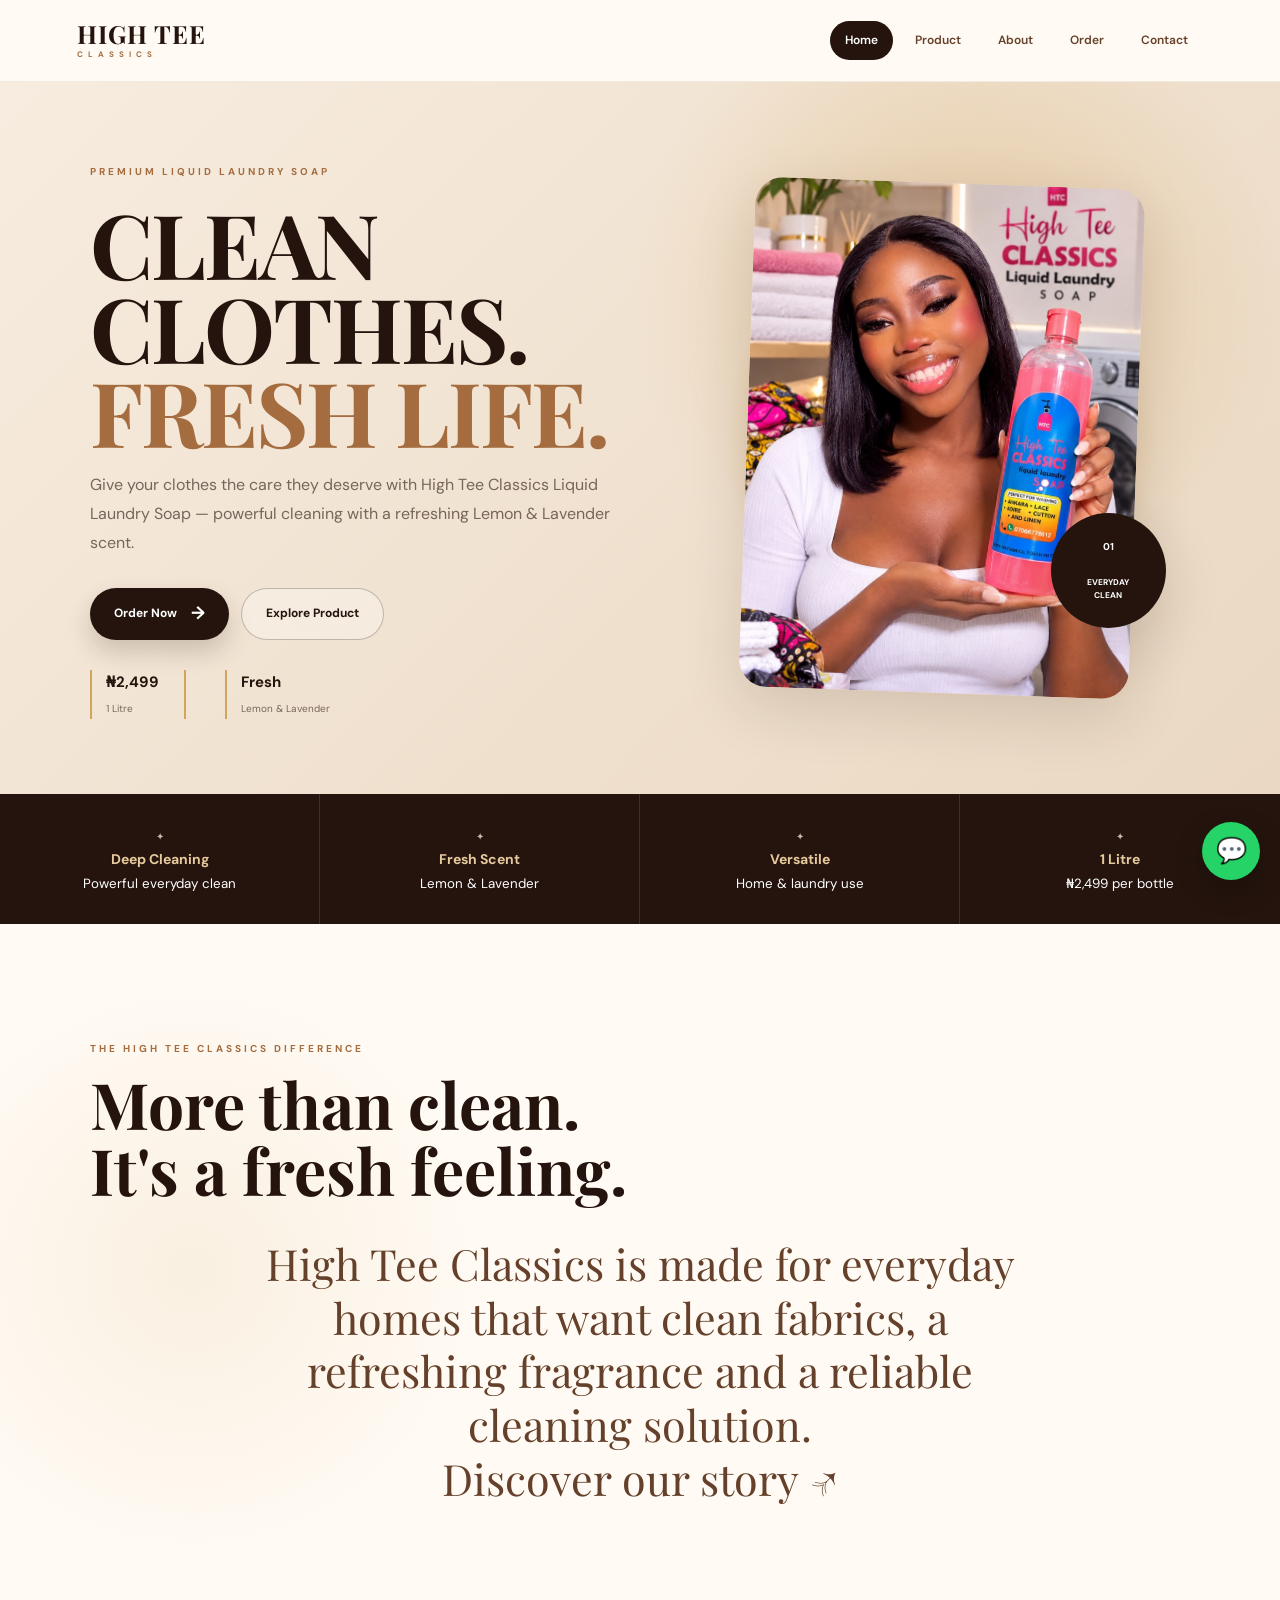
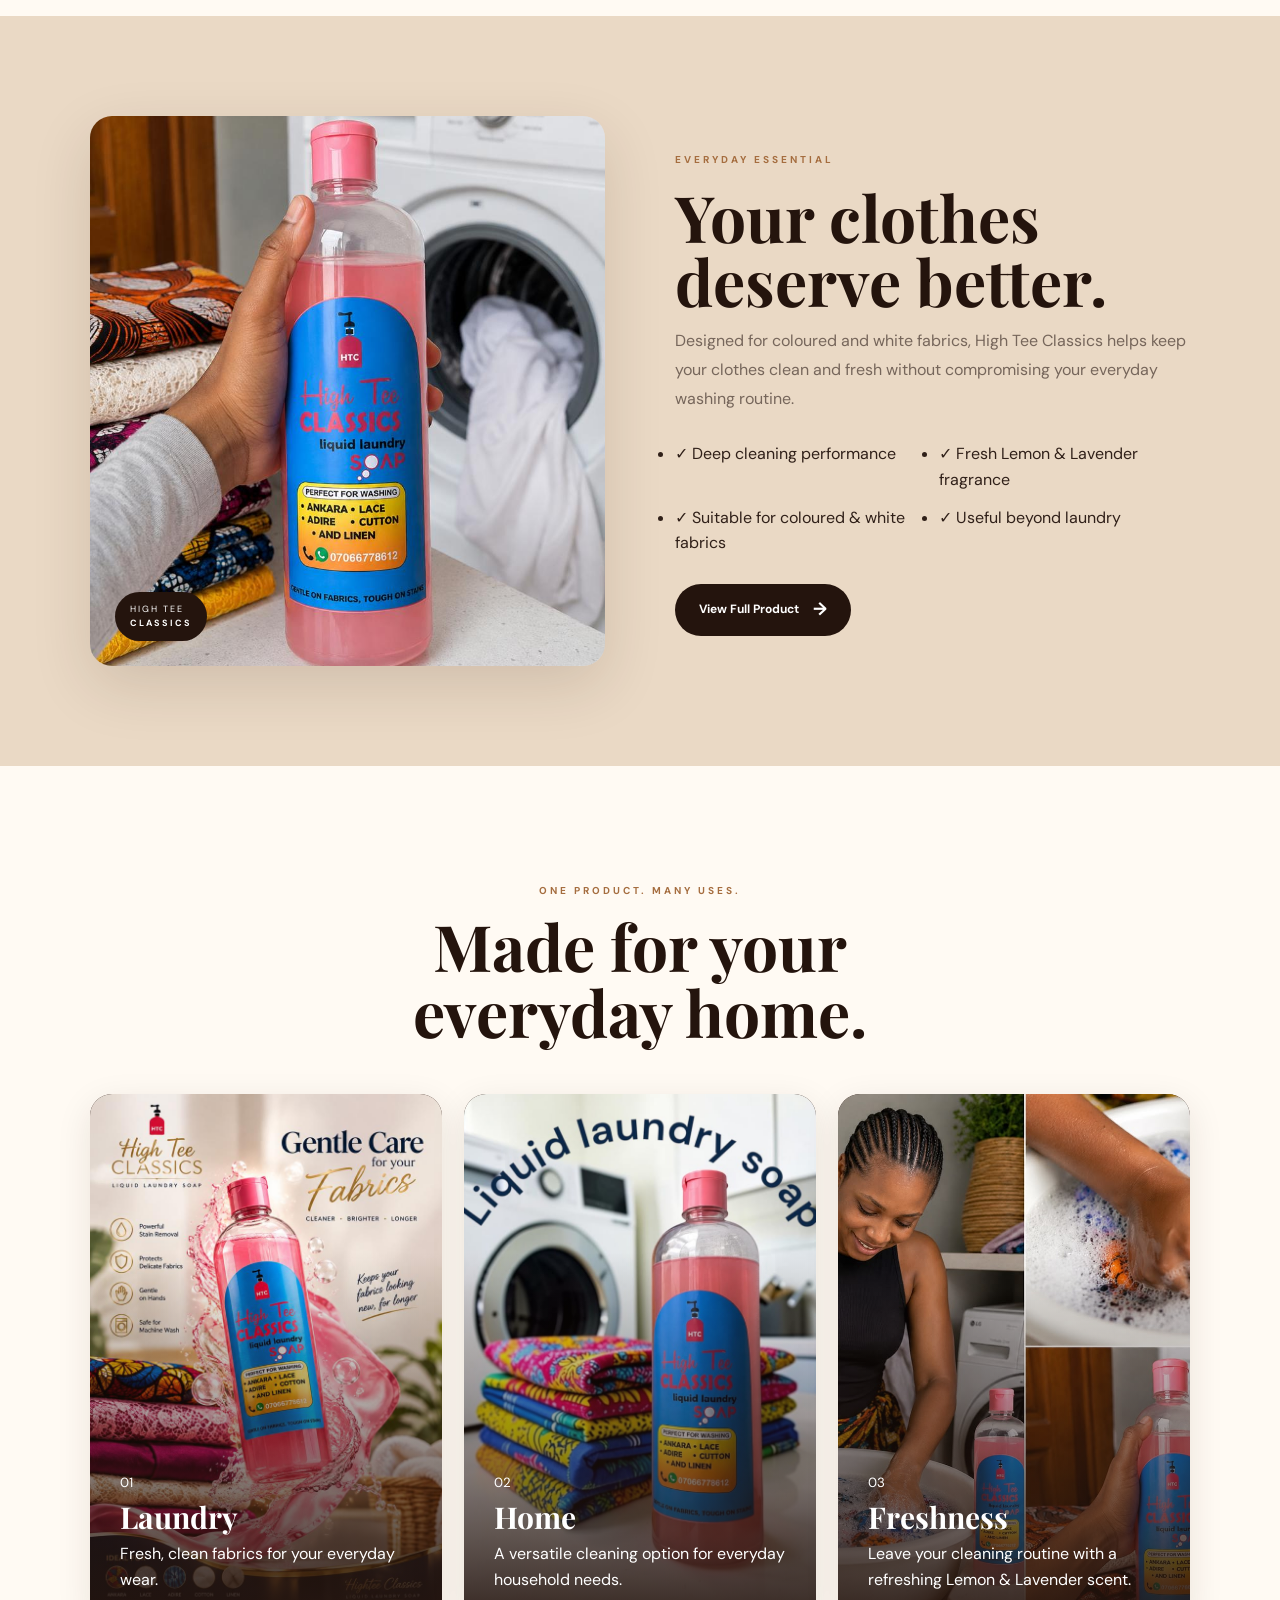
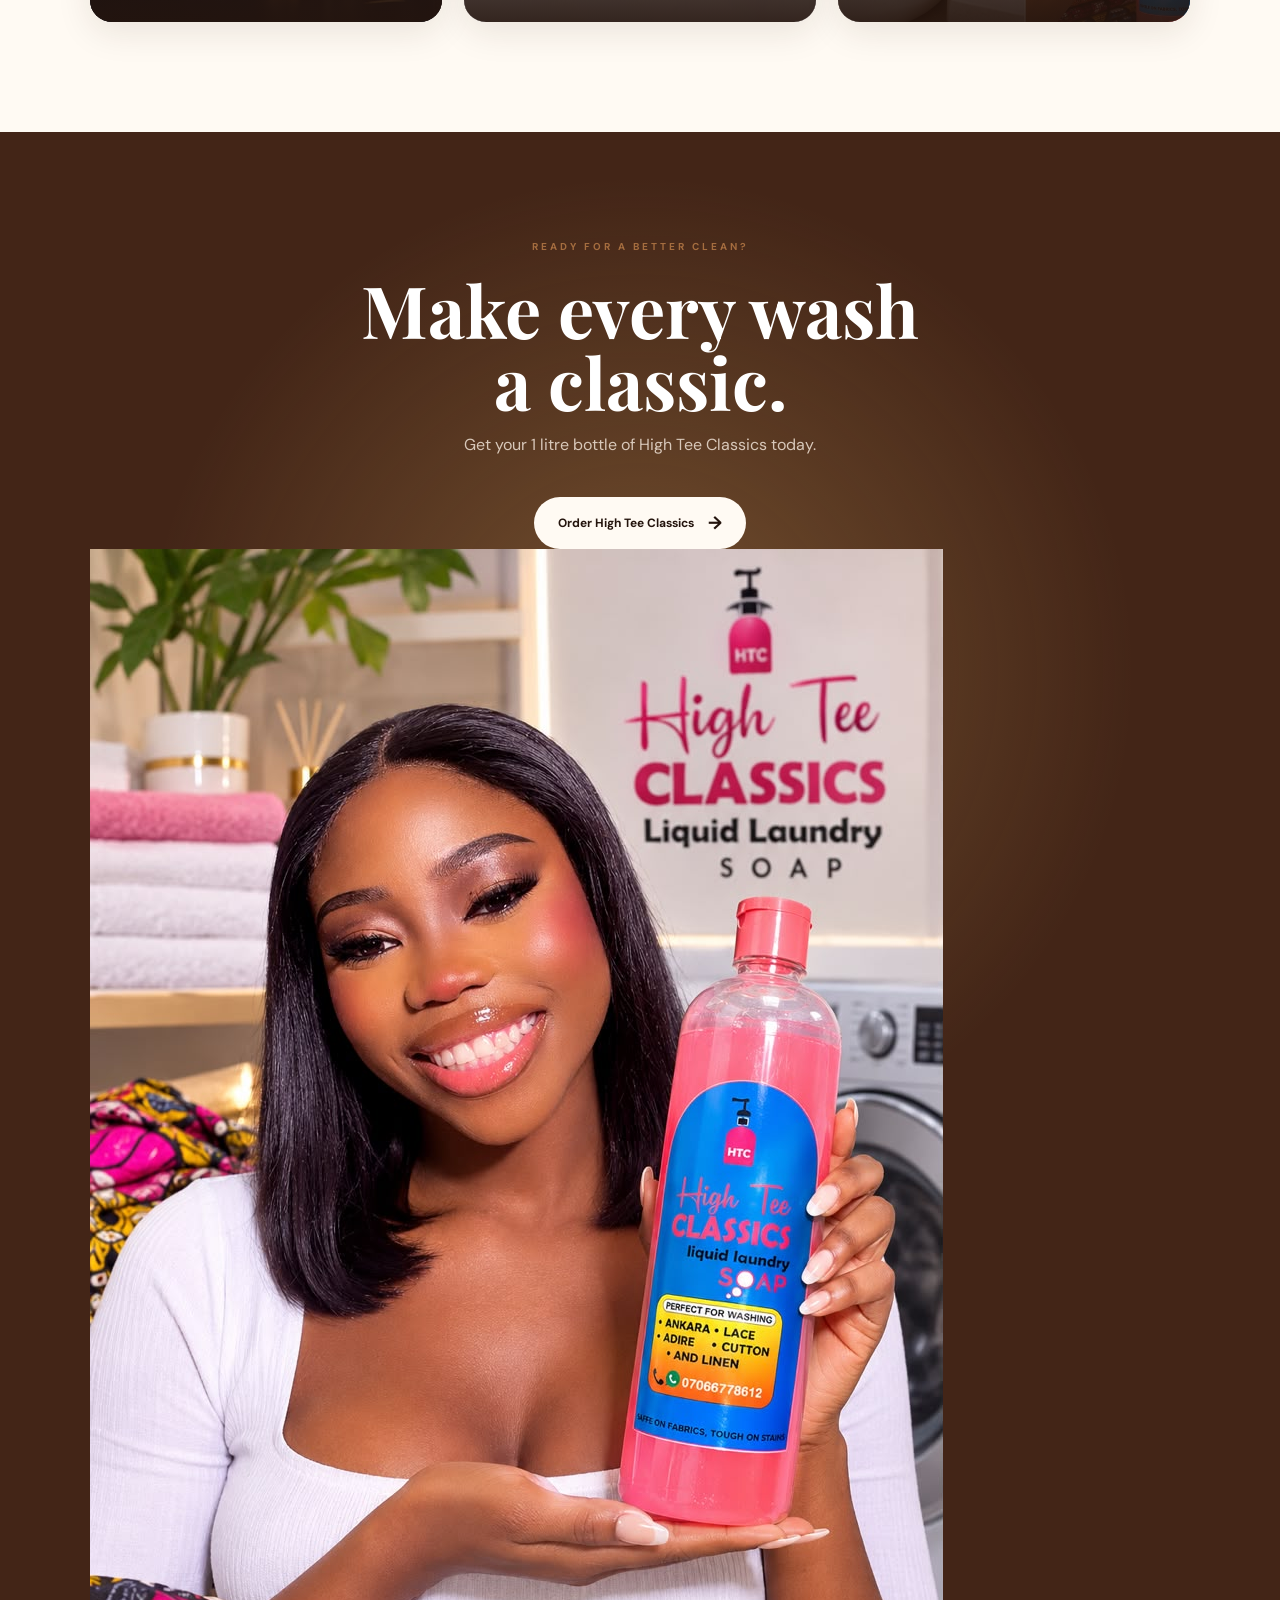
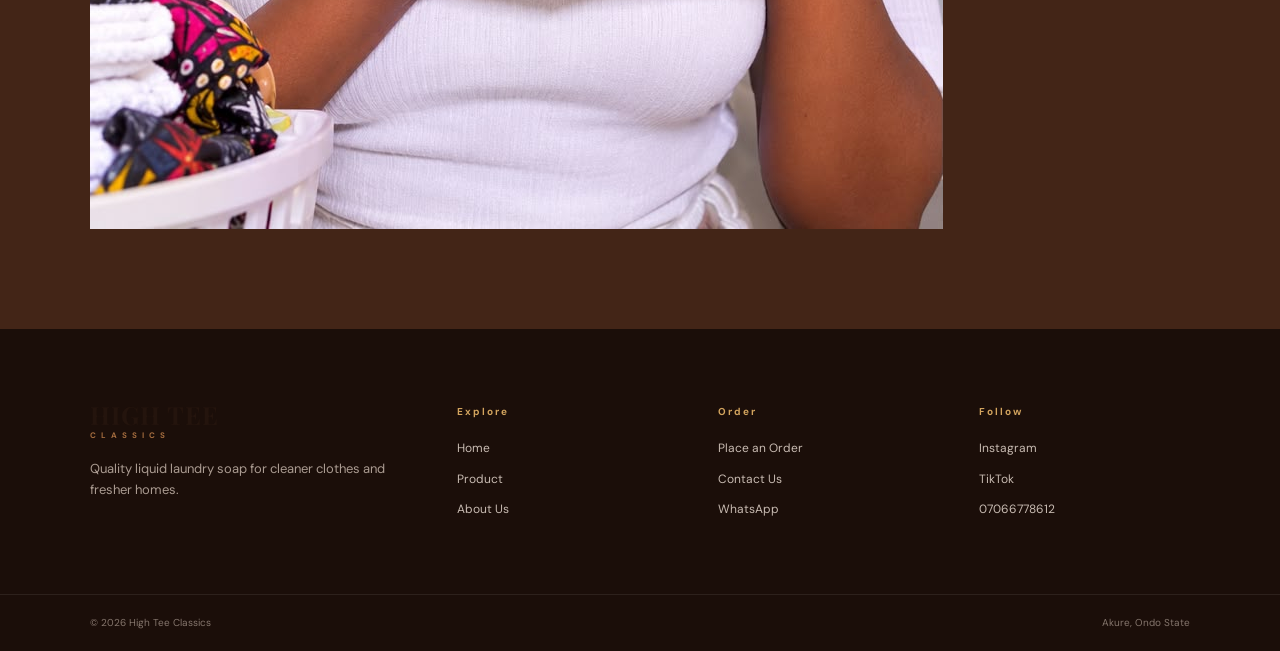
<file: index.html>
<!DOCTYPE html>
<html lang="en">
<head>
  <meta charset="UTF-8">
  <meta name="viewport" content="width=device-width, initial-scale=1.0">

  <meta name="description" content="High Tee Classics premium liquid laundry soap. Powerful cleaning, fresh fragrance and everyday household versatility.">

  <title>High Tee Classics | Clean. Fresh. Classic.</title>

  <link rel="stylesheet" href="style.css">
</head>

<body>

<header class="site-header">

  <a href="index.html" class="brand">
    <span class="brand-main">HIGH TEE</span>
    <span class="brand-sub">CLASSICS</span>
  </a>

  <button class="menu-toggle" onclick="toggleMenu()" aria-label="Open menu">
    ☰
  </button>

  <nav class="main-nav" id="mainNav">
    <a href="index.html" class="active">Home</a>
    <a href="product.html">Product</a>
    <a href="about.html">About</a>
    <a href="order.html">Order</a>
    <a href="contact.html">Contact</a>
  </nav>

</header>


<main>

  <!-- HERO -->
  <section class="hero">

    <div class="hero-content">

      <div class="eyebrow">
        PREMIUM LIQUID LAUNDRY SOAP
      </div>

      <h1>
        CLEAN CLOTHES.
        <span>FRESH LIFE.</span>
      </h1>

      <p class="hero-text">
        Give your clothes the care they deserve with
        High Tee Classics Liquid Laundry Soap —
        powerful cleaning with a refreshing Lemon & Lavender scent.
      </p>

      <div class="hero-actions">

        <a href="order.html" class="btn btn-primary">
          Order Now
          <span>→</span>
        </a>

        <a href="product.html" class="btn btn-outline">
          Explore Product
        </a>

      </div>

      <div class="hero-details">

        <div>
          <strong>₦2,499</strong>
          <small>1 Litre</small>
        </div>

        <div class="detail-line"></div>

        <div>
          <strong>Fresh</strong>
          <small>Lemon & Lavender</small>
        </div>

      </div>

    </div>


    <div class="hero-product">

      <div class="product-glow"></div>

      <div class="floating-badge">
        <span>01</span>
        <small>EVERYDAY<br>CLEAN</small>
      </div>

      <img
        src="assets/images/IMG-20260923-WA0075.jpg"
        alt="High Tee Classics Liquid Laundry Soap"
      >

    </div>

  </section>


  <!-- TRUST STRIP -->
  <section class="trust-strip">

    <div class="trust-item">
      <span>✦</span>
      <div>
        <strong>Deep Cleaning</strong>
        <small>Powerful everyday clean</small>
      </div>
    </div>

    <div class="trust-item">
      <span>✦</span>
      <div>
        <strong>Fresh Scent</strong>
        <small>Lemon & Lavender</small>
      </div>
    </div>

    <div class="trust-item">
      <span>✦</span>
      <div>
        <strong>Versatile</strong>
        <small>Home & laundry use</small>
      </div>
    </div>

    <div class="trust-item">
      <span>✦</span>
      <div>
        <strong>1 Litre</strong>
        <small>₦2,499 per bottle</small>
      </div>
    </div>

  </section>


  <!-- INTRO -->
  <section class="intro-section">

    <div class="section-heading">

      <span class="eyebrow">
        THE HIGH TEE CLASSICS DIFFERENCE
      </span>

      <h2>
        More than clean.<br>
        <span>It's a fresh feeling.</span>
      </h2>

    </div>

    <div class="intro-copy">

      <p>
        High Tee Classics is made for everyday homes that
        want clean fabrics, a refreshing fragrance and
        a reliable cleaning solution.
      </p>

      <a href="about.html" class="arrow-link">
        Discover our story
        <span>↗</span>
      </a>

    </div>

  </section>


  <!-- FEATURED PRODUCT -->
  <section class="featured-section">

    <div class="featured-image">

      <img
        src="assets/images/IMG-20260923-WA0076.jpg"
        alt="High Tee Classics Liquid Laundry Soap"
      >

      <div class="image-label">
        HIGH TEE<br>
        <strong>CLASSICS</strong>
      </div>

    </div>


    <div class="featured-content">

      <span class="eyebrow">
        EVERYDAY ESSENTIAL
      </span>

      <h2>
        Your clothes<br>
        deserve <span>better.</span>
      </h2>

      <p>
        Designed for coloured and white fabrics,
        High Tee Classics helps keep your clothes
        clean and fresh without compromising your
        everyday washing routine.
      </p>

      <ul class="feature-list">

        <li>
          <span>✓</span>
          Deep cleaning performance
        </li>

        <li>
          <span>✓</span>
          Fresh Lemon & Lavender fragrance
        </li>

        <li>
          <span>✓</span>
          Suitable for coloured & white fabrics
        </li>

        <li>
          <span>✓</span>
          Useful beyond laundry
        </li>

      </ul>

      <a href="product.html" class="btn btn-dark">
        View Full Product
        <span>→</span>
      </a>

    </div>

  </section>


  <!-- USE CASES -->
  <section class="uses-section">

    <div class="center-heading">

      <span class="eyebrow">
        ONE PRODUCT. MANY USES.
      </span>

      <h2>
        Made for your<br>
        <span>everyday home.</span>
      </h2>

    </div>


    <div class="uses-grid">

      <!-- LAUNDRY -->
      <article class="use-card large">

        <img
          src="assets/images/IMG-20260923-WA0077.jpg"
          alt="High Tee Classics Liquid Laundry Soap"
        >

        <div class="use-overlay">

          <small>01</small>

          <h3>Laundry</h3>

          <p>
            Fresh, clean fabrics for your everyday wear.
          </p>

        </div>

      </article>


      <!-- HOME - NEW IMAGE -->
      <article class="use-card image-card">

        <img
          src="assets/images/IMG-20260925-WA0028.jpg"
          alt="High Tee Classics cleaning product"
        >

        <div class="use-overlay">

          <small>02</small>

          <h3>Home</h3>

          <p>
            A versatile cleaning option for everyday
            household needs.
          </p>

        </div>

      </article>


      <!-- FRESHNESS - NEW IMAGE -->
      <article class="use-card dark image-card">

        <img
          src="assets/images/IMG-20260925-WA0029.jpg"
          alt="High Tee Classics Liquid Laundry Soap"
        >

        <div class="use-overlay">

          <small>03</small>

          <h3>Freshness</h3>

          <p>
            Leave your cleaning routine with a
            refreshing Lemon & Lavender scent.
          </p>

        </div>

      </article>

    </div>

  </section>


  <!-- PRODUCT CTA -->
  <section class="product-cta">

    <div>

      <span class="eyebrow">
        READY FOR A BETTER CLEAN?
      </span>

      <h2>
        Make every wash<br>
        <span>a classic.</span>
      </h2>

      <p>
        Get your 1 litre bottle of High Tee Classics today.
      </p>

      <a href="order.html" class="btn btn-light">
        Order High Tee Classics
        <span>→</span>
      </a>

    </div>


    <div class="cta-bottle">

      <img
        src="assets/images/IMG-20260923-WA0075.jpg"
        alt="High Tee Classics Liquid Laundry Soap"
      >

    </div>

  </section>

</main>


<!-- FOOTER -->
<footer class="site-footer">

  <div class="footer-main">

    <div class="footer-brand">

      <a href="index.html" class="brand footer-logo">
        <span class="brand-main">HIGH TEE</span>
        <span class="brand-sub">CLASSICS</span>
      </a>

      <p>
        Quality liquid laundry soap for
        cleaner clothes and fresher homes.
      </p>

    </div>


    <div class="footer-column">

      <h4>Explore</h4>

      <a href="index.html">Home</a>
      <a href="product.html">Product</a>
      <a href="about.html">About Us</a>

    </div>


    <div class="footer-column">

      <h4>Order</h4>

      <a href="order.html">Place an Order</a>
      <a href="contact.html">Contact Us</a>

      <a
        href="https://wa.me/2347066778612"
        target="_blank">
        WhatsApp
      </a>

    </div>


    <div class="footer-column">

      <h4>Follow</h4>

      <a
        href="https://instagram.com/hightee_classics"
        target="_blank">
        Instagram
      </a>

      <a
        href="https://www.tiktok.com/@hightee_classics"
        target="_blank">
        TikTok
      </a>

      <a href="tel:07066778612">
        07066778612
      </a>

    </div>

  </div>


  <div class="footer-bottom">

    <span>
      © 2026 High Tee Classics
    </span>

    <span>
      Akure, Ondo State
    </span>

  </div>

</footer>


<!-- FLOATING WHATSAPP -->
<a
  href="https://wa.me/2347066778612"
  target="_blank"
  class="whatsapp-float"
  aria-label="Chat with High Tee Classics on WhatsApp">
  💬
</a>


<script src="script.js"></script>

</body>
</html>
</file>
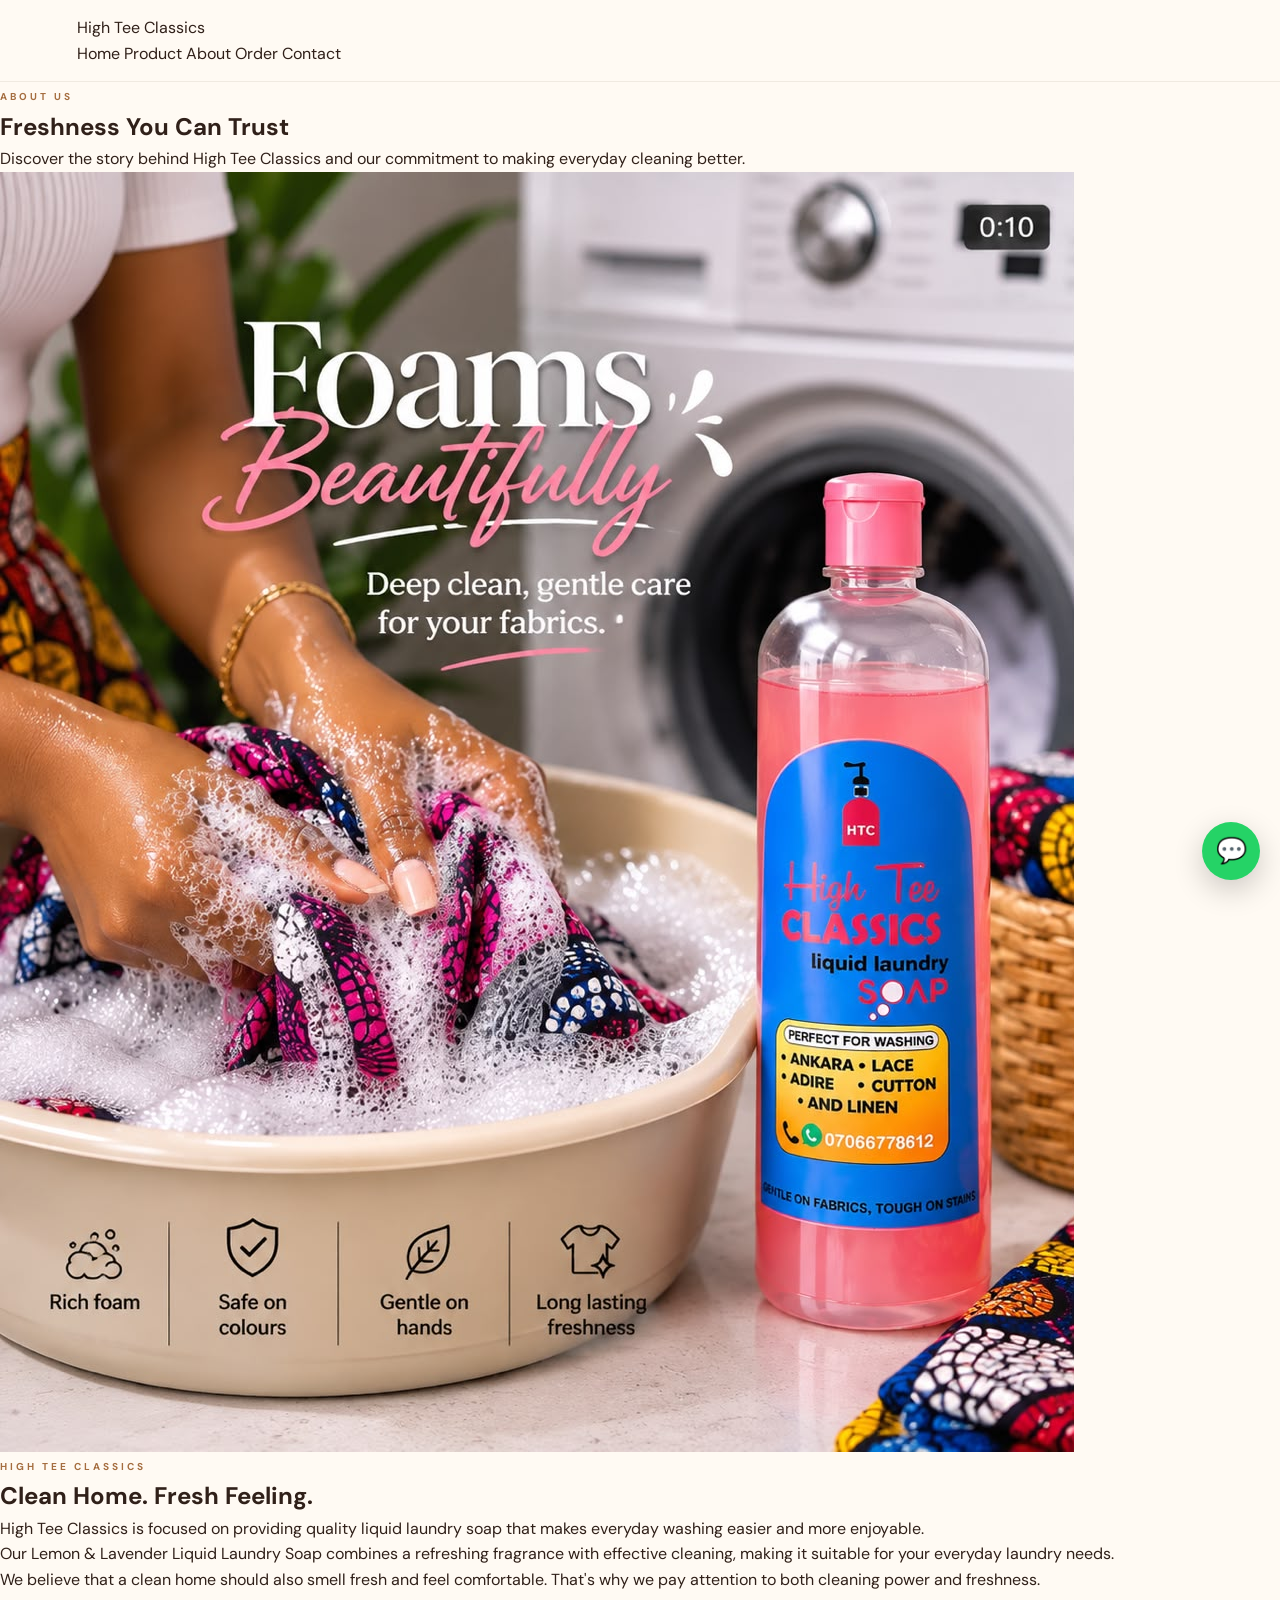
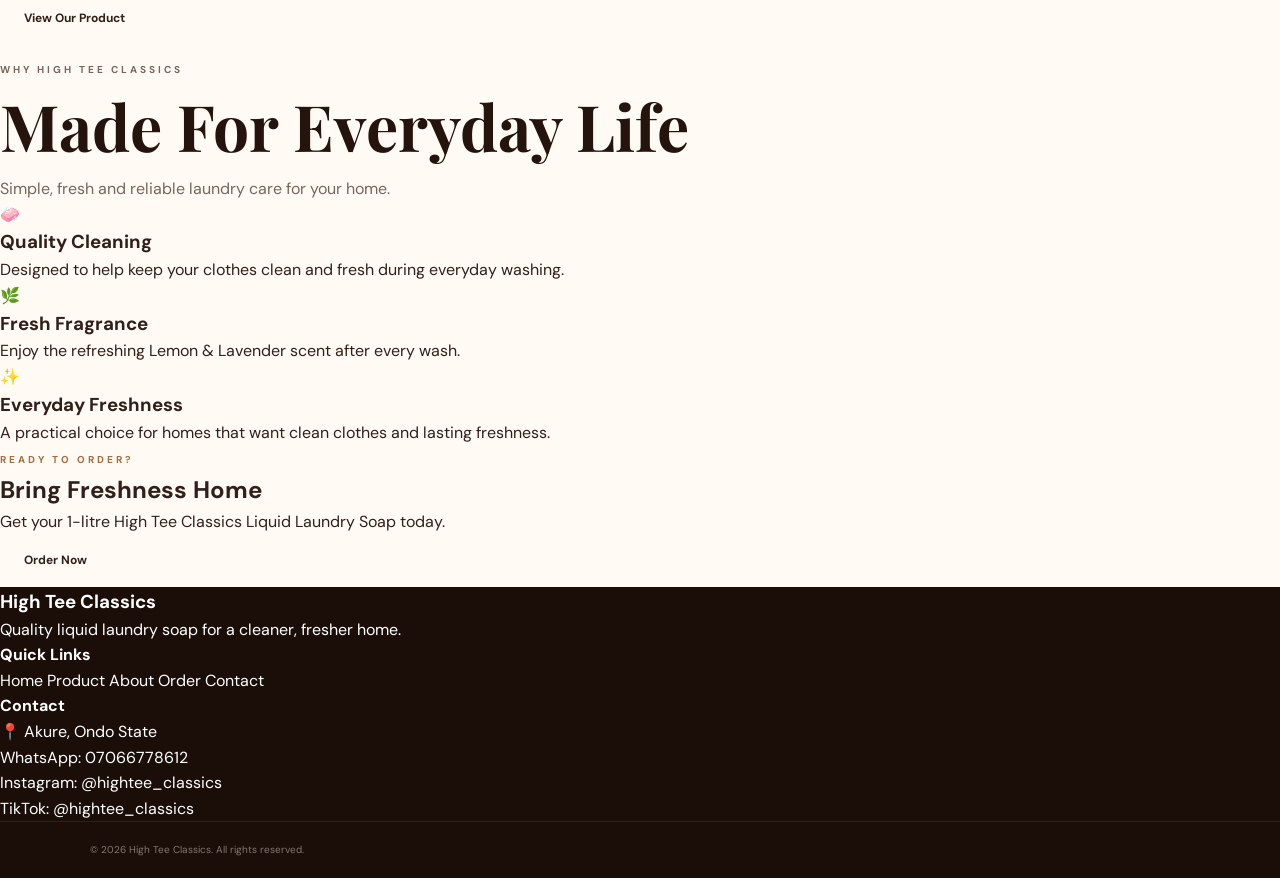
<file: about.html>
<!DOCTYPE html>
<html lang="en">
<head>
  <meta charset="UTF-8">
  <meta name="viewport" content="width=device-width, initial-scale=1.0">

  <title>About Us | High Tee Classics</title>

  <meta name="description" content="Learn more about High Tee Classics and our premium Lemon & Lavender Liquid Laundry Soap.">

  <link rel="stylesheet" href="style.css">
</head>

<body>

  <!-- HEADER -->
  <header class="site-header">
    <div class="container nav-container">

      <a href="index.html" class="logo">
        High Tee <span>Classics</span>
      </a>

      <nav class="nav-menu">
        <a href="index.html">Home</a>
        <a href="product.html">Product</a>
        <a href="about.html" class="active">About</a>
        <a href="order.html">Order</a>
        <a href="contact.html">Contact</a>
      </nav>

    </div>
  </header>


  <!-- HERO -->
  <section class="page-hero">
    <div class="container">
      <p class="eyebrow">ABOUT US</p>

      <h1>Freshness You Can Trust</h1>

      <p>
        Discover the story behind High Tee Classics and our commitment
        to making everyday cleaning better.
      </p>
    </div>
  </section>


  <!-- ABOUT SECTION -->
  <section class="about-section">
    <div class="container about-grid">

      <!-- PHOTO -->
      <div class="about-image">
        <img
          src="assets/images/IMG-20260925-WA0027.jpg"
          alt="High Tee Classics"
        >
      </div>

      <!-- TEXT -->
      <div class="about-content">

        <p class="eyebrow">HIGH TEE CLASSICS</p>

        <h2>Clean Home. Fresh Feeling.</h2>

        <p>
          High Tee Classics is focused on providing quality liquid laundry
          soap that makes everyday washing easier and more enjoyable.
        </p>

        <p>
          Our Lemon & Lavender Liquid Laundry Soap combines a refreshing
          fragrance with effective cleaning, making it suitable for your
          everyday laundry needs.
        </p>

        <p>
          We believe that a clean home should also smell fresh and feel
          comfortable. That's why we pay attention to both cleaning power
          and freshness.
        </p>

        <a href="product.html" class="btn">
          View Our Product
        </a>

      </div>

    </div>
  </section>


  <!-- WHY CHOOSE US -->
  <section class="features-section">
    <div class="container">

      <div class="section-heading">
        <p class="eyebrow">WHY HIGH TEE CLASSICS</p>
        <h2>Made For Everyday Life</h2>
        <p>
          Simple, fresh and reliable laundry care for your home.
        </p>
      </div>

      <div class="features-grid">

        <div class="feature-card">
          <div class="feature-icon">🧼</div>
          <h3>Quality Cleaning</h3>
          <p>
            Designed to help keep your clothes clean and fresh during
            everyday washing.
          </p>
        </div>

        <div class="feature-card">
          <div class="feature-icon">🌿</div>
          <h3>Fresh Fragrance</h3>
          <p>
            Enjoy the refreshing Lemon & Lavender scent after every wash.
          </p>
        </div>

        <div class="feature-card">
          <div class="feature-icon">✨</div>
          <h3>Everyday Freshness</h3>
          <p>
            A practical choice for homes that want clean clothes and
            lasting freshness.
          </p>
        </div>

      </div>

    </div>
  </section>


  <!-- CTA -->
  <section class="cta-section">
    <div class="container cta-content">

      <div>
        <p class="eyebrow">READY TO ORDER?</p>

        <h2>Bring Freshness Home</h2>

        <p>
          Get your 1-litre High Tee Classics Liquid Laundry Soap today.
        </p>
      </div>

      <a href="order.html" class="btn">
        Order Now
      </a>

    </div>
  </section>


  <!-- FOOTER -->
  <footer class="site-footer">
    <div class="container footer-content">

      <div>
        <h3>High Tee Classics</h3>

        <p>
          Quality liquid laundry soap for a cleaner, fresher home.
        </p>
      </div>

      <div>
        <h4>Quick Links</h4>

        <a href="index.html">Home</a>
        <a href="product.html">Product</a>
        <a href="about.html">About</a>
        <a href="order.html">Order</a>
        <a href="contact.html">Contact</a>
      </div>

      <div>
        <h4>Contact</h4>

        <p>📍 Akure, Ondo State</p>

        <p>
          <a href="https://wa.me/2347066778612" target="_blank">
            WhatsApp: 07066778612
          </a>
        </p>

        <p>
          Instagram:
          <a href="https://instagram.com/hightee_classics" target="_blank">
            @hightee_classics
          </a>
        </p>

        <p>
          TikTok:
          <a href="https://tiktok.com/@hightee_classics" target="_blank">
            @hightee_classics
          </a>
        </p>
      </div>

    </div>

    <div class="footer-bottom">
      <p>
        © 2026 High Tee Classics. All rights reserved.
      </p>
    </div>
  </footer>


  <!-- WHATSAPP BUTTON -->
  <a
    href="https://wa.me/2347066778612"
    class="whatsapp-float"
    target="_blank"
    aria-label="Chat with High Tee Classics on WhatsApp"
  >
    💬
  </a>

</body>
</html>
</file>
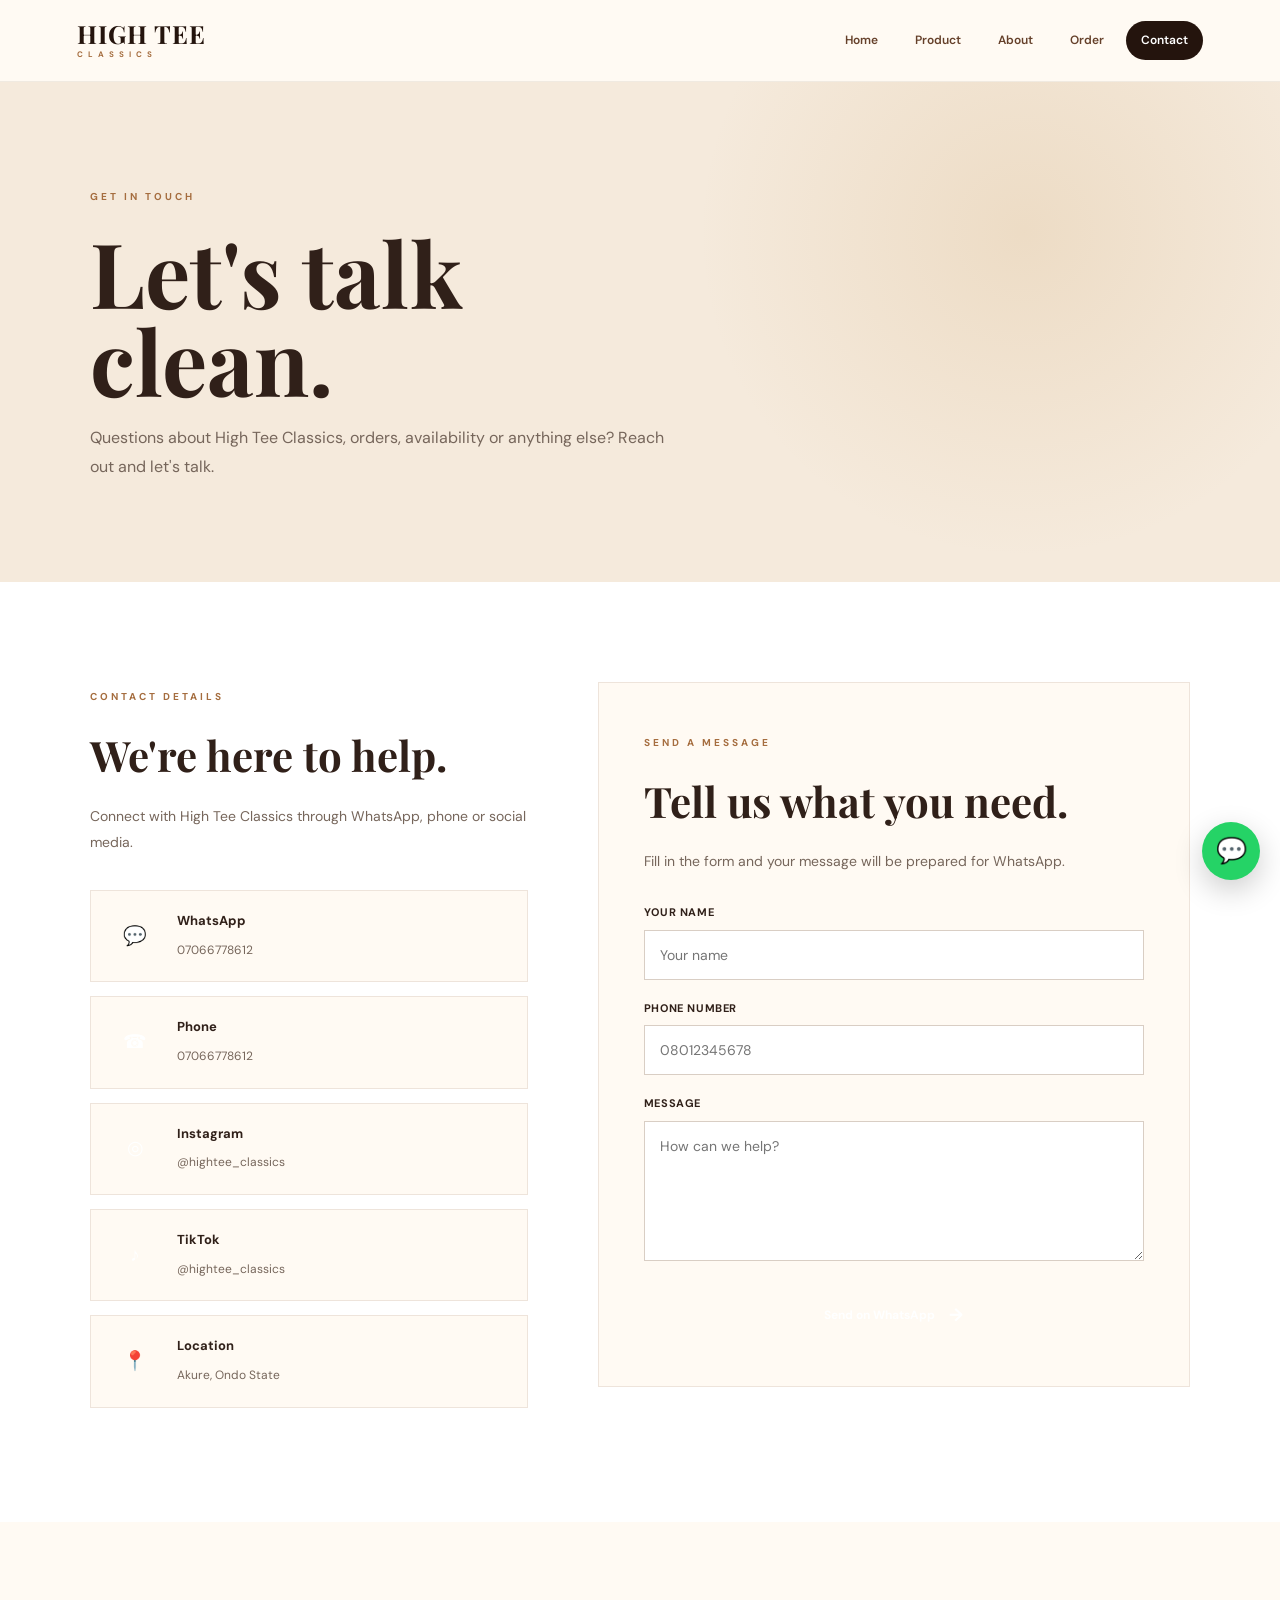
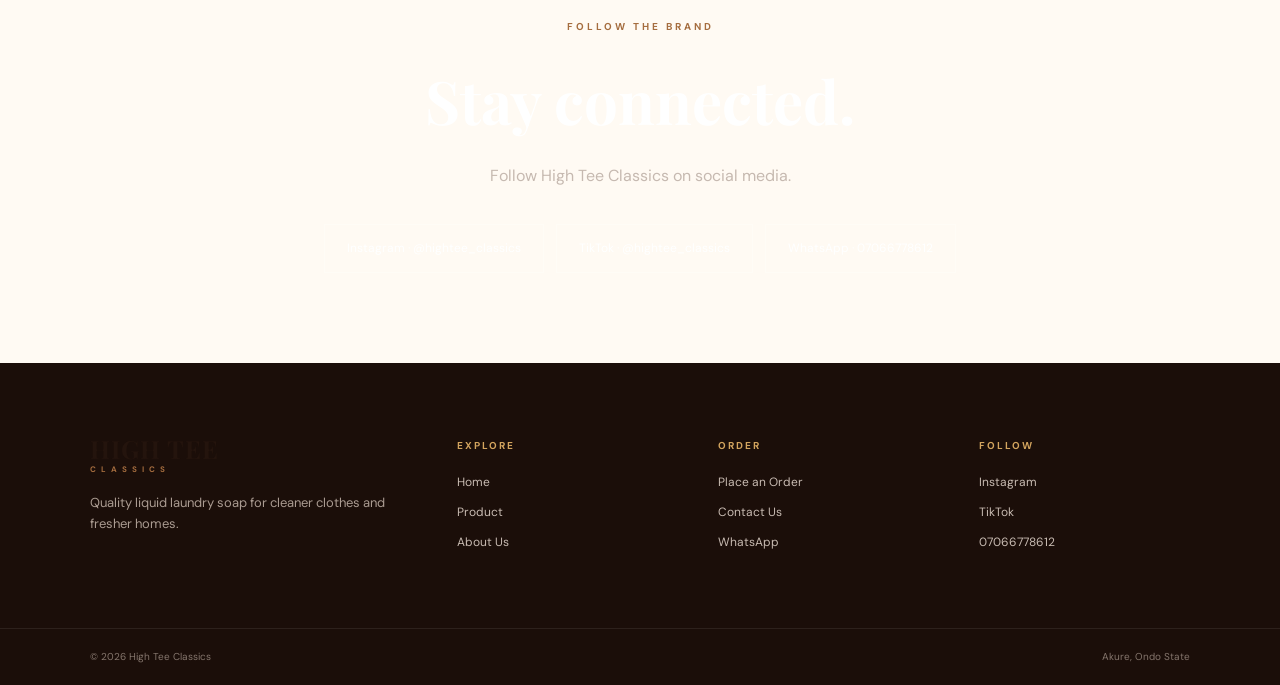
<file: Contact.html>
<!DOCTYPE html>
<html lang="en">
<head>

  <meta charset="UTF-8">
  <meta name="viewport" content="width=device-width, initial-scale=1.0">

  <meta
    name="description"
    content="Contact High Tee Classics in Akure, Ondo State."
  >

  <title>Contact | High Tee Classics</title>

  <link rel="stylesheet" href="style.css">

  <style>

    .contact-hero {
      padding: 100px 7%;
      background:
        radial-gradient(
          circle at 80% 30%,
          rgba(200,155,92,0.18),
          transparent 30%
        ),
        var(--cream);
    }

    .contact-hero-inner {
      max-width: 1150px;
      margin: auto;
    }

    .contact-hero h1 {
      font-family: 'Playfair Display', Georgia, serif;
      font-size: clamp(52px, 8vw, 90px);
      line-height: 0.98;
      color: var(--brown-dark);
      max-width: 850px;
      margin: 20px 0;
    }

    .contact-hero h1 span {
      color: var(--brown-light);
    }

    .contact-hero p {
      max-width: 600px;
      color: var(--muted);
      line-height: 1.8;
    }


    .contact-section {
      padding: 100px 7%;
      background: white;
    }

    .contact-grid {
      max-width: 1100px;
      margin: auto;
      display: grid;
      grid-template-columns: 0.85fr 1.15fr;
      gap: 70px;
      align-items: start;
    }


    .contact-info h2,
    .contact-form-box h2 {
      font-family: 'Playfair Display', Georgia, serif;
      font-size: 42px;
      color: var(--brown-dark);
      margin: 15px 0;
    }

    .contact-info > p {
      color: var(--muted);
      line-height: 1.8;
      font-size: 14px;
      margin-bottom: 35px;
    }


    .contact-card {
      display: flex;
      align-items: center;
      gap: 18px;
      padding: 20px;
      border: 1px solid #eee4db;
      margin-bottom: 14px;
      text-decoration: none;
      transition: 0.3s;
      background: var(--cream-light);
    }

    .contact-card:hover {
      transform: translateX(5px);
      border-color: var(--gold);
    }

    .contact-icon {
      width: 48px;
      height: 48px;
      display: grid;
      place-items: center;
      background: var(--brown-dark);
      color: white;
      font-size: 19px;
      flex-shrink: 0;
    }

    .contact-card strong {
      display: block;
      color: var(--brown-dark);
      font-size: 13px;
      margin-bottom: 4px;
    }

    .contact-card span {
      color: var(--muted);
      font-size: 12px;
    }


    .contact-form-box {
      background: var(--cream-light);
      border: 1px solid #eee4db;
      padding: 45px;
    }

    .contact-form-box > p {
      color: var(--muted);
      font-size: 14px;
      line-height: 1.7;
      margin-bottom: 30px;
    }

    .contact-form-group {
      margin-bottom: 20px;
    }

    .contact-form-group label {
      display: block;
      color: var(--brown-dark);
      font-size: 11px;
      font-weight: 700;
      margin-bottom: 8px;
      letter-spacing: 0.6px;
    }

    .contact-form-group input,
    .contact-form-group textarea {
      width: 100%;
      padding: 15px;
      border: 1px solid #d9cec4;
      background: white;
      font-family: inherit;
      font-size: 14px;
      outline: none;
      resize: vertical;
    }

    .contact-form-group input:focus,
    .contact-form-group textarea:focus {
      border-color: var(--brown-light);
      box-shadow: 0 0 0 3px rgba(128,83,53,0.08);
    }

    .contact-form-group textarea {
      min-height: 140px;
    }

    .contact-submit {
      width: 100%;
      border: none;
      background: var(--brown-dark);
      color: white;
    }

    .contact-submit:hover {
      background: var(--brown);
      transform: translateY(-2px);
    }


    .social-section {
      padding: 90px 7%;
      background: var(--brown-dark);
      color: white;
      text-align: center;
    }

    .social-section h2 {
      font-family: 'Playfair Display', Georgia, serif;
      font-size: clamp(38px, 6vw, 60px);
      margin: 15px 0;
    }

    .social-section p {
      color: #c6b9b0;
      margin-bottom: 35px;
    }

    .social-buttons {
      display: flex;
      justify-content: center;
      flex-wrap: wrap;
      gap: 12px;
    }

    .social-buttons a {
      border: 1px solid rgba(255,255,255,0.25);
      color: white;
      padding: 14px 22px;
      text-decoration: none;
      font-size: 12px;
      transition: 0.3s;
    }

    .social-buttons a:hover {
      background: white;
      color: var(--brown-dark);
    }


    @media (max-width: 850px) {

      .contact-grid {
        grid-template-columns: 1fr;
        gap: 50px;
      }

    }


    @media (max-width: 600px) {

      .contact-hero {
        padding: 75px 5%;
      }

      .contact-section {
        padding: 65px 5%;
      }

      .contact-form-box {
        padding: 28px 20px;
      }

      .contact-info h2,
      .contact-form-box h2 {
        font-size: 35px;
      }

      .social-section {
        padding: 70px 5%;
      }

    }

  </style>

</head>


<body>


<header class="site-header">

  <a href="index.html" class="brand">

    <span class="brand-main">
      HIGH TEE
    </span>

    <span class="brand-sub">
      CLASSICS
    </span>

  </a>


  <button
    class="menu-toggle"
    onclick="toggleMenu()"
    aria-label="Open menu">

    ☰

  </button>


  <nav class="main-nav" id="mainNav">

    <a href="index.html">
      Home
    </a>

    <a href="product.html">
      Product
    </a>

    <a href="about.html">
      About
    </a>

    <a href="order.html">
      Order
    </a>

    <a href="contact.html" class="active">
      Contact
    </a>

  </nav>

</header>


<main>


  <!-- HERO -->

  <section class="contact-hero">

    <div class="contact-hero-inner">

      <span class="eyebrow">
        GET IN TOUCH
      </span>

      <h1>
        Let's talk<br>
        <span>clean.</span>
      </h1>

      <p>
        Questions about High Tee Classics,
        orders, availability or anything else?
        Reach out and let's talk.
      </p>

    </div>

  </section>


  <!-- CONTACT -->

  <section class="contact-section">

    <div class="contact-grid">


      <!-- CONTACT DETAILS -->

      <div class="contact-info">

        <span class="eyebrow">
          CONTACT DETAILS
        </span>

        <h2>
          We're here to help.
        </h2>

        <p>
          Connect with High Tee Classics through
          WhatsApp, phone or social media.
        </p>


        <a
          href="https://wa.me/2347066778612"
          target="_blank"
          class="contact-card">

          <div class="contact-icon">
            💬
          </div>

          <div>

            <strong>
              WhatsApp
            </strong>

            <span>
              07066778612
            </span>

          </div>

        </a>


        <a
          href="tel:07066778612"
          class="contact-card">

          <div class="contact-icon">
            ☎
          </div>

          <div>

            <strong>
              Phone
            </strong>

            <span>
              07066778612
            </span>

          </div>

        </a>


        <a
          href="https://instagram.com/hightee_classics"
          target="_blank"
          class="contact-card">

          <div class="contact-icon">
            ◎
          </div>

          <div>

            <strong>
              Instagram
            </strong>

            <span>
              @hightee_classics
            </span>

          </div>

        </a>


        <a
          href="https://www.tiktok.com/@hightee_classics"
          target="_blank"
          class="contact-card">

          <div class="contact-icon">
            ♪
          </div>

          <div>

            <strong>
              TikTok
            </strong>

            <span>
              @hightee_classics
            </span>

          </div>

        </a>


        <div class="contact-card">

          <div class="contact-icon">
            📍
          </div>

          <div>

            <strong>
              Location
            </strong>

            <span>
              Akure, Ondo State
            </span>

          </div>

        </div>


      </div>


      <!-- FORM -->

      <div class="contact-form-box">

        <span class="eyebrow">
          SEND A MESSAGE
        </span>

        <h2>
          Tell us what you need.
        </h2>

        <p>
          Fill in the form and your message
          will be prepared for WhatsApp.
        </p>


        <form id="contactForm">


          <div class="contact-form-group">

            <label for="contactName">
              YOUR NAME
            </label>

            <input
              type="text"
              id="contactName"
              placeholder="Your name"
              required>

          </div>


          <div class="contact-form-group">

            <label for="contactPhone">
              PHONE NUMBER
            </label>

            <input
              type="tel"
              id="contactPhone"
              placeholder="08012345678"
              required>

          </div>


          <div class="contact-form-group">

            <label for="contactMessage">
              MESSAGE
            </label>

            <textarea
              id="contactMessage"
              placeholder="How can we help?"
              required></textarea>

          </div>


          <button
            type="submit"
            class="btn contact-submit">

            Send on WhatsApp

            <span>→</span>

          </button>


        </form>

      </div>

    </div>

  </section>


  <!-- SOCIAL -->

  <section class="social-section">

    <span class="eyebrow">
      FOLLOW THE BRAND
    </span>

    <h2>
      Stay connected.
    </h2>

    <p>
      Follow High Tee Classics on social media.
    </p>

    <div class="social-buttons">

      <a
        href="https://instagram.com/hightee_classics"
        target="_blank">

        Instagram · @hightee_classics

      </a>


      <a
        href="https://www.tiktok.com/@hightee_classics"
        target="_blank">

        TikTok · @hightee_classics

      </a>


      <a
        href="https://wa.me/2347066778612"
        target="_blank">

        WhatsApp · 07066778612

      </a>

    </div>

  </section>


</main>


<!-- FOOTER -->

<footer class="site-footer">

  <div class="footer-main">


    <div class="footer-brand">

      <a href="index.html" class="brand">

        <span class="brand-main">
          HIGH TEE
        </span>

        <span class="brand-sub">
          CLASSICS
        </span>

      </a>

      <p>
        Quality liquid laundry soap for
        cleaner clothes and fresher homes.
      </p>

    </div>


    <div class="footer-column">

      <h4>
        EXPLORE
      </h4>

      <a href="index.html">
        Home
      </a>

      <a href="product.html">
        Product
      </a>

      <a href="about.html">
        About Us
      </a>

    </div>


    <div class="footer-column">

      <h4>
        ORDER
      </h4>

      <a href="order.html">
        Place an Order
      </a>

      <a href="contact.html">
        Contact Us
      </a>

      <a
        href="https://wa.me/2347066778612"
        target="_blank">

        WhatsApp

      </a>

    </div>


    <div class="footer-column">

      <h4>
        FOLLOW
      </h4>

      <a
        href="https://instagram.com/hightee_classics"
        target="_blank">

        Instagram

      </a>

      <a
        href="https://www.tiktok.com/@hightee_classics"
        target="_blank">

        TikTok

      </a>

      <a href="tel:07066778612">

        07066778612

      </a>

    </div>


  </div>


  <div class="footer-bottom">

    <span>
      © 2026 High Tee Classics
    </span>

    <span>
      Akure, Ondo State
    </span>

  </div>

</footer>


<!-- FLOATING WHATSAPP -->

<a
  href="https://wa.me/2347066778612"
  target="_blank"
  class="whatsapp-float"
  aria-label="Chat with High Tee Classics on WhatsApp">

  💬

</a>


<script>

function toggleMenu() {

  const nav =
    document.getElementById("mainNav");

  if (nav) {
    nav.classList.toggle("open");
  }

}


const contactForm =
  document.getElementById("contactForm");


if (contactForm) {

  contactForm.addEventListener(
    "submit",
    function(event) {

      event.preventDefault();


      const name =
        document
          .getElementById("contactName")
          .value
          .trim();


      const phone =
        document
          .getElementById("contactPhone")
          .value
          .trim();


      const message =
        document
          .getElementById("contactMessage")
          .value
          .trim();


      const whatsappMessage =

        "Hello High Tee Classics!%0A%0A" +

        "Name: " +
        encodeURIComponent(name) +
        "%0A" +

        "Phone: " +
        encodeURIComponent(phone) +
        "%0A%0A" +

        "Message:%0A" +
        encodeURIComponent(message);


      const whatsappURL =

        "https://wa.me/2347066778612?text=" +
        whatsappMessage;


      window.open(
        whatsappURL,
        "_blank"
      );

    }
  );

}

</script>


</body>
</html>
</file>
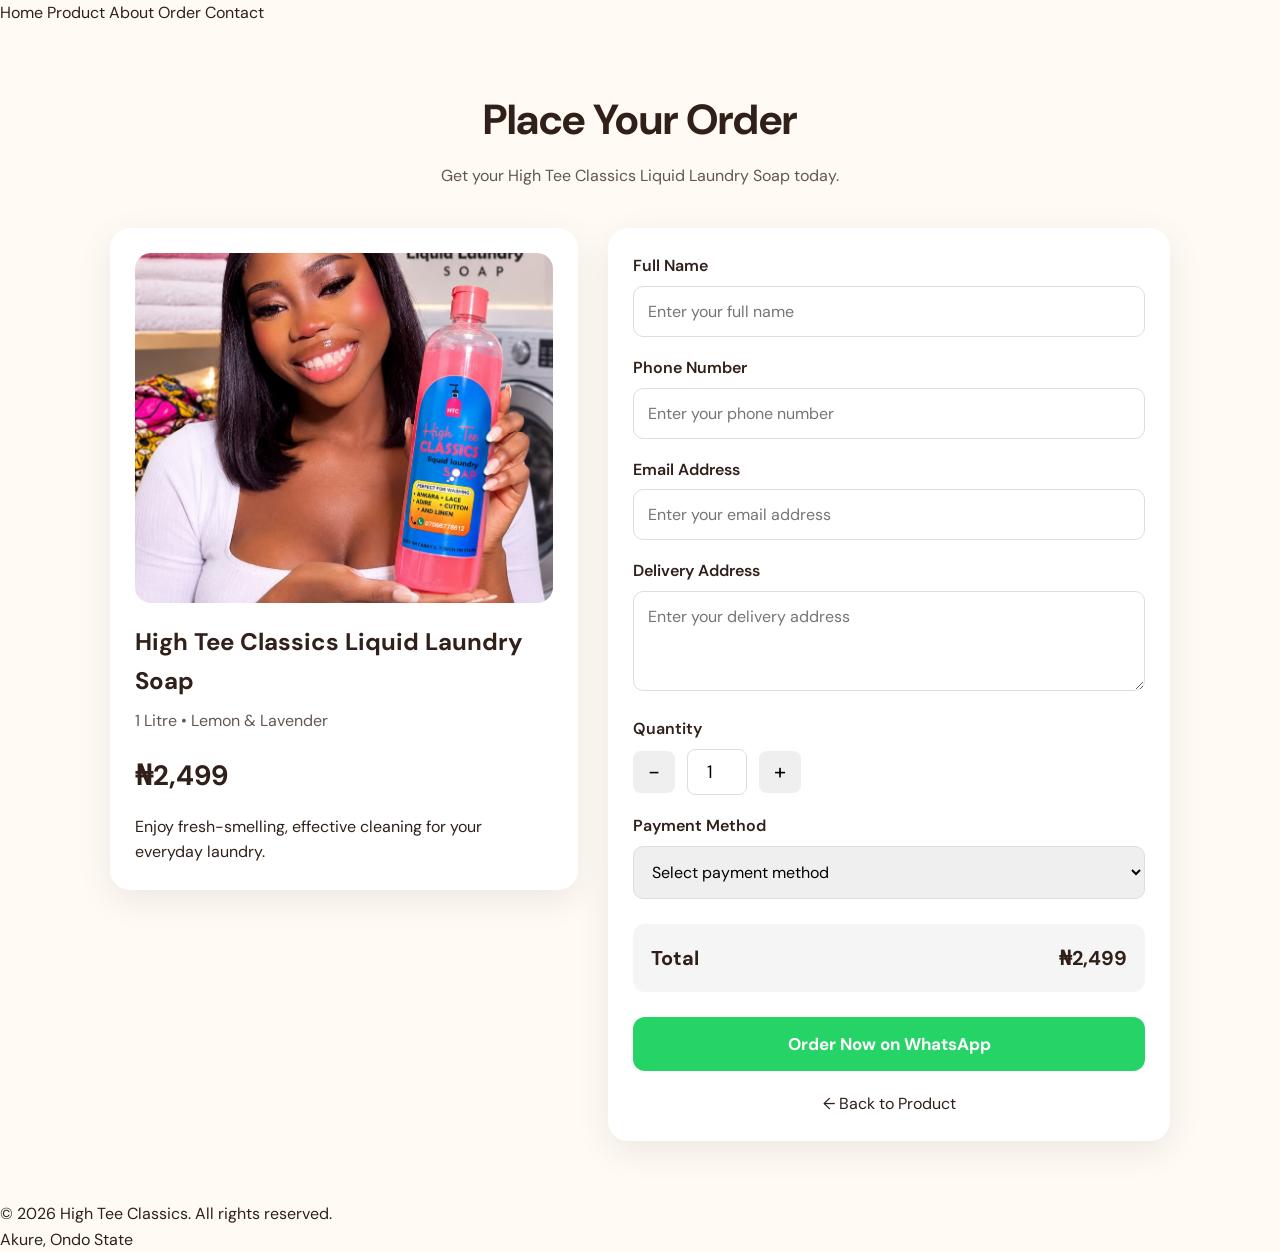
<file: order.html>
<!DOCTYPE html>
<html lang="en">
<head>
  <meta charset="UTF-8">
  <meta name="viewport" content="width=device-width, initial-scale=1.0">

  <title>Order | High Tee Classics</title>

  <link rel="stylesheet" href="style.css">

  <style>
    .order-page {
      padding: 60px 20px;
      max-width: 1100px;
      margin: auto;
    }

    .order-title {
      text-align: center;
      margin-bottom: 40px;
    }

    .order-title h1 {
      font-size: 42px;
      margin-bottom: 10px;
    }

    .order-title p {
      opacity: 0.75;
    }

    .order-layout {
      display: grid;
      grid-template-columns: 1fr 1.2fr;
      gap: 30px;
      align-items: start;
    }

    .order-card,
    .order-form {
      background: #fff;
      border-radius: 20px;
      padding: 25px;
      box-shadow: 0 10px 35px rgba(0,0,0,0.08);
    }

    .product-image {
      width: 100%;
      height: 350px;
      object-fit: cover;
      border-radius: 16px;
      display: block;
      margin-bottom: 20px;
    }

    .order-card h2 {
      margin-bottom: 8px;
    }

    .price {
      font-size: 28px;
      font-weight: bold;
      margin: 15px 0;
    }

    .size {
      margin-bottom: 20px;
      opacity: 0.75;
    }

    .form-group {
      margin-bottom: 18px;
    }

    .form-group label {
      display: block;
      margin-bottom: 7px;
      font-weight: 600;
    }

    .form-group input,
    .form-group textarea,
    .form-group select {
      width: 100%;
      padding: 14px;
      border: 1px solid #ddd;
      border-radius: 10px;
      font-size: 16px;
      box-sizing: border-box;
      outline: none;
    }

    .form-group input:focus,
    .form-group textarea:focus,
    .form-group select:focus {
      border-color: #25D366;
    }

    .form-group textarea {
      min-height: 100px;
      resize: vertical;
    }

    .quantity-box {
      display: flex;
      align-items: center;
      gap: 12px;
    }

    .quantity-box button {
      width: 42px;
      height: 42px;
      border: none;
      border-radius: 8px;
      cursor: pointer;
      font-size: 22px;
    }

    #quantity {
      width: 60px;
      text-align: center;
      padding: 10px;
      border: 1px solid #ddd;
      border-radius: 8px;
      font-size: 18px;
    }

    .total-box {
      margin: 25px 0;
      padding: 18px;
      border-radius: 12px;
      background: #f5f5f5;
      display: flex;
      justify-content: space-between;
      font-size: 20px;
      font-weight: bold;
    }

    .whatsapp-order {
      width: 100%;
      border: none;
      padding: 16px;
      border-radius: 12px;
      font-size: 17px;
      font-weight: bold;
      cursor: pointer;
      background: #25D366;
      color: white;
    }

    .whatsapp-order:hover {
      opacity: 0.9;
    }

    .back-link {
      display: block;
      text-align: center;
      margin-top: 20px;
      text-decoration: none;
    }

    @media (max-width: 800px) {
      .order-layout {
        grid-template-columns: 1fr;
      }

      .order-title h1 {
        font-size: 32px;
      }

      .product-image {
        height: 300px;
      }
    }
  </style>
</head>

<body>

  <!-- HEADER -->
  <header>
    <nav>
      <a href="index.html">Home</a>
      <a href="product.html">Product</a>
      <a href="about.html">About</a>
      <a href="order.html">Order</a>
      <a href="contact.html">Contact</a>
    </nav>
  </header>


  <!-- ORDER SECTION -->
  <main class="order-page">

    <div class="order-title">
      <h1>Place Your Order</h1>
      <p>Get your High Tee Classics Liquid Laundry Soap today.</p>
    </div>


    <div class="order-layout">

      <!-- PRODUCT CARD -->
      <div class="order-card">

        <img
          class="product-image"
          src="assets/images/IMG-20260923-WA0075.jpg"
          alt="High Tee Classics Liquid Laundry Soap">

        <h2>High Tee Classics Liquid Laundry Soap</h2>

        <p class="size">
          1 Litre • Lemon & Lavender
        </p>

        <div class="price">
          ₦2,499
        </div>

        <p>
          Enjoy fresh-smelling, effective cleaning for your everyday laundry.
        </p>

      </div>


      <!-- ORDER FORM -->
      <div class="order-form">

        <form id="orderForm">

          <div class="form-group">
            <label for="name">Full Name</label>

            <input
              type="text"
              id="name"
              placeholder="Enter your full name"
              required>
          </div>


          <div class="form-group">
            <label for="phone">Phone Number</label>

            <input
              type="tel"
              id="phone"
              placeholder="Enter your phone number"
              required>
          </div>


          <!-- EMAIL -->
          <div class="form-group">
            <label for="email">Email Address</label>

            <input
              type="email"
              id="email"
              placeholder="Enter your email address"
              required>
          </div>


          <div class="form-group">
            <label for="address">Delivery Address</label>

            <textarea
              id="address"
              placeholder="Enter your delivery address"
              required></textarea>
          </div>


          <div class="form-group">
            <label>Quantity</label>

            <div class="quantity-box">

              <button
                type="button"
                onclick="changeQuantity(-1)">
                −
              </button>

              <input
                type="number"
                id="quantity"
                value="1"
                min="1"
                readonly>

              <button
                type="button"
                onclick="changeQuantity(1)">
                +
              </button>

            </div>
          </div>


          <div class="form-group">
            <label for="payment">Payment Method</label>

            <select id="payment" required>

              <option value="">
                Select payment method
              </option>

              <option value="Bank Transfer">
                Bank Transfer
              </option>

              <option value="Cash on Delivery">
                Cash on Delivery
              </option>

            </select>
          </div>


          <div class="total-box">

            <span>Total</span>

            <span id="total">
              ₦2,499
            </span>

          </div>


          <button
            type="submit"
            class="whatsapp-order">
            Order Now on WhatsApp
          </button>

        </form>


        <a
          href="product.html"
          class="back-link">
          ← Back to Product
        </a>

      </div>

    </div>

  </main>


  <!-- FOOTER -->
  <footer>
    <p>© 2026 High Tee Classics. All rights reserved.</p>
    <p>Akure, Ondo State</p>
  </footer>


  <!-- JAVASCRIPT -->
  <script>

    const pricePerBottle = 2499;


    function changeQuantity(amount) {

      const quantityInput =
        document.getElementById("quantity");

      let quantity =
        parseInt(quantityInput.value);

      quantity += amount;

      if (quantity < 1) {
        quantity = 1;
      }

      quantityInput.value = quantity;

      updateTotal();
    }


    function updateTotal() {

      const quantity =
        parseInt(
          document.getElementById("quantity").value
        );

      const total =
        quantity * pricePerBottle;

      document.getElementById("total").textContent =
        "₦" + total.toLocaleString();
    }


    document
      .getElementById("orderForm")
      .addEventListener("submit", function(event) {

        event.preventDefault();


        const name =
          document.getElementById("name").value.trim();


        const phone =
          document.getElementById("phone").value.trim();


        const email =
          document.getElementById("email").value.trim();


        const address =
          document.getElementById("address").value.trim();


        const quantity =
          document.getElementById("quantity").value;


        const payment =
          document.getElementById("payment").value;


        const total =
          Number(quantity) * pricePerBottle;


        const message =
`HIGH TEE CLASSICS ORDER

Name: ${name}

Phone: ${phone}

Email: ${email}

Product: Liquid Laundry Soap

Size: 1 Litre

Quantity: ${quantity}

Price per bottle: ₦2,499

Total: ₦${total.toLocaleString()}

Delivery Address:
${address}

Payment Method:
${payment}`;


        const whatsappNumber =
          "2347066778612";


        const whatsappURL =
          "https://wa.me/" +
          whatsappNumber +
          "?text=" +
          encodeURIComponent(message);


        window.open(
          whatsappURL,
          "_blank"
        );

      });


    updateTotal();

  </script>

</body>
</html>
</file>
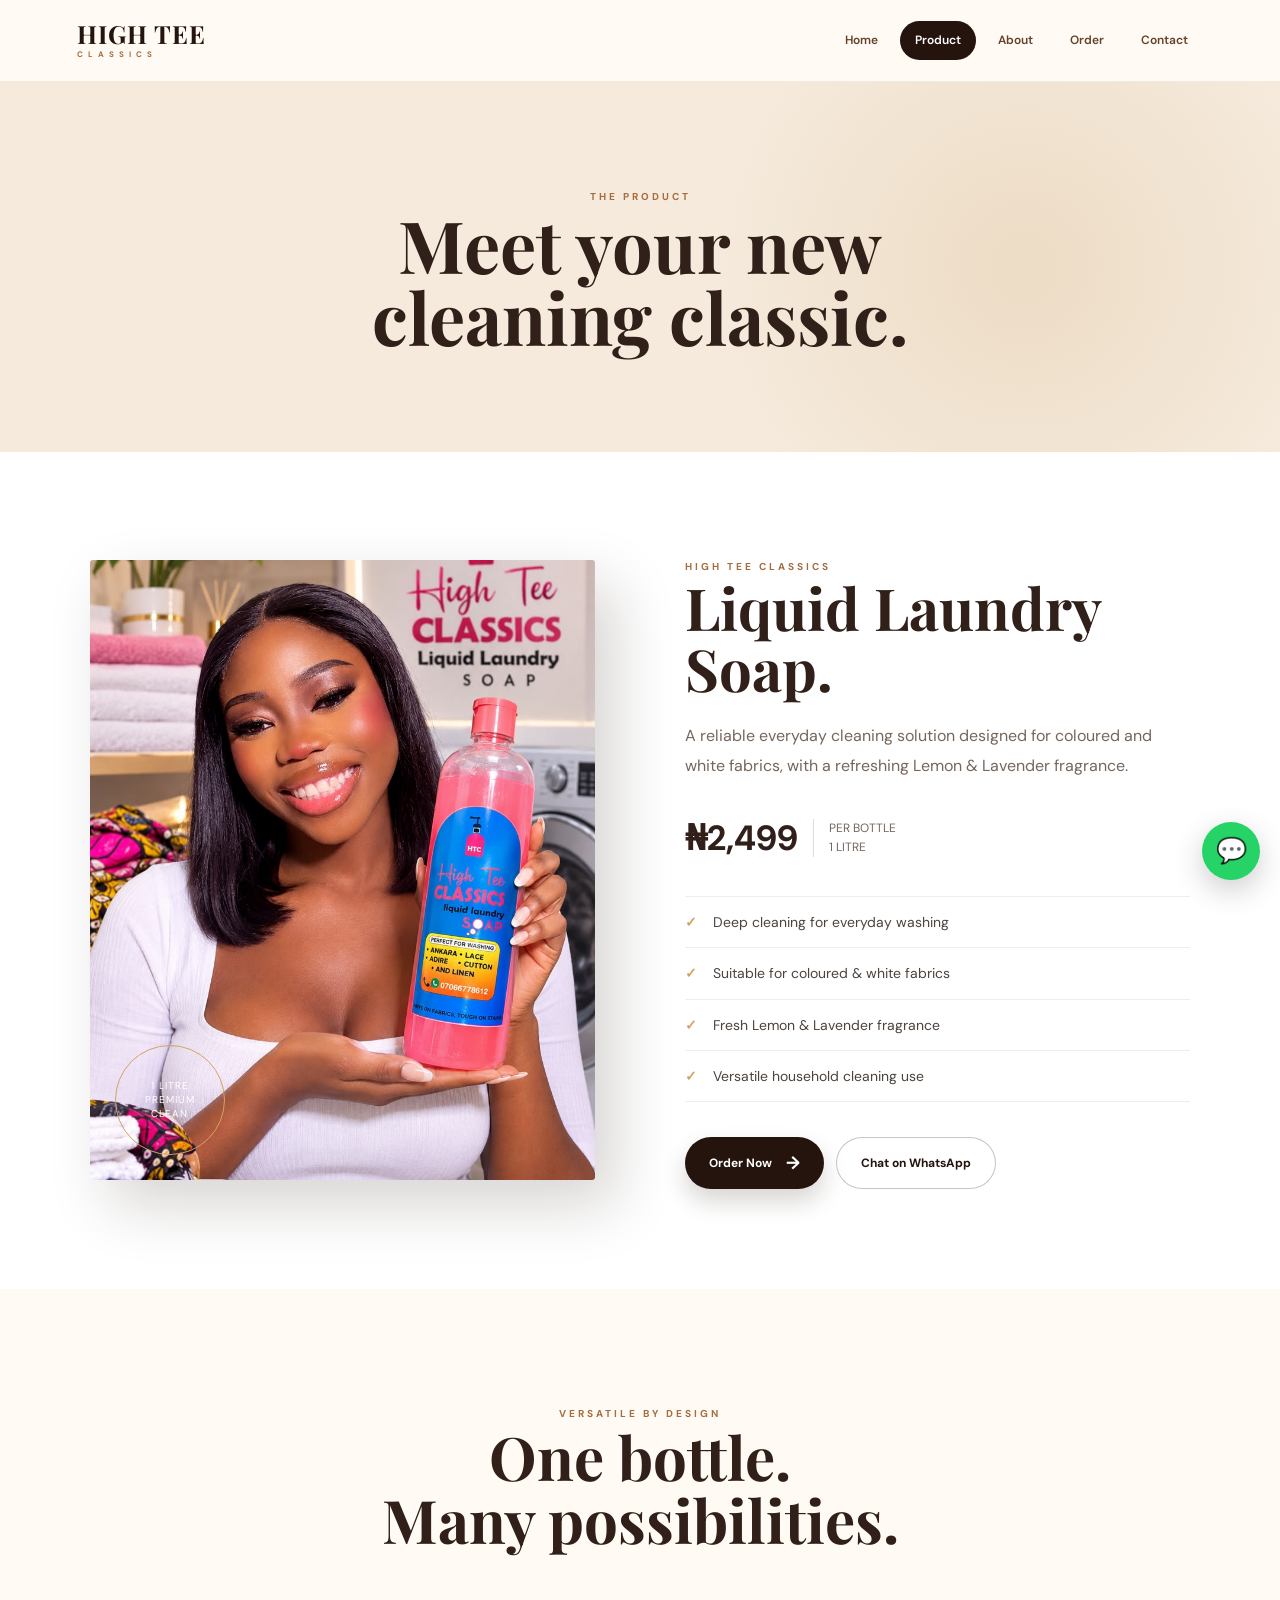
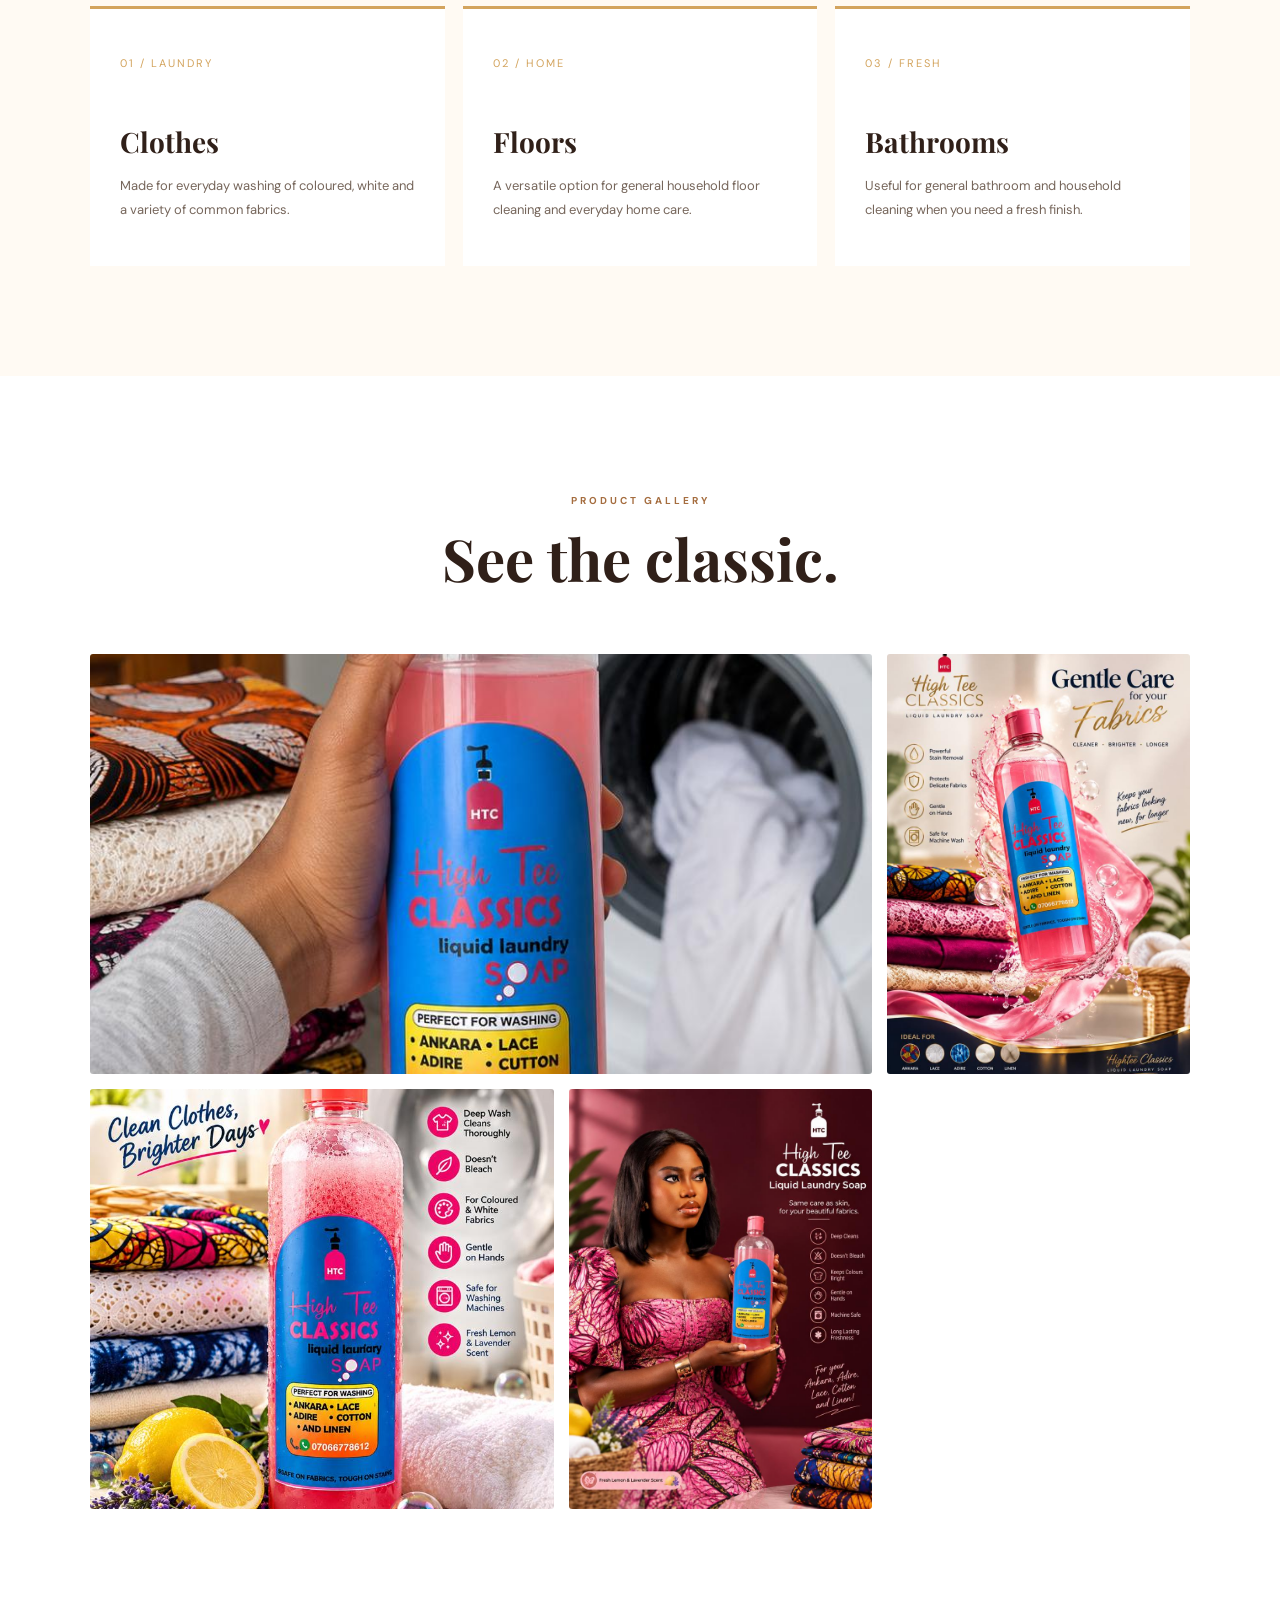
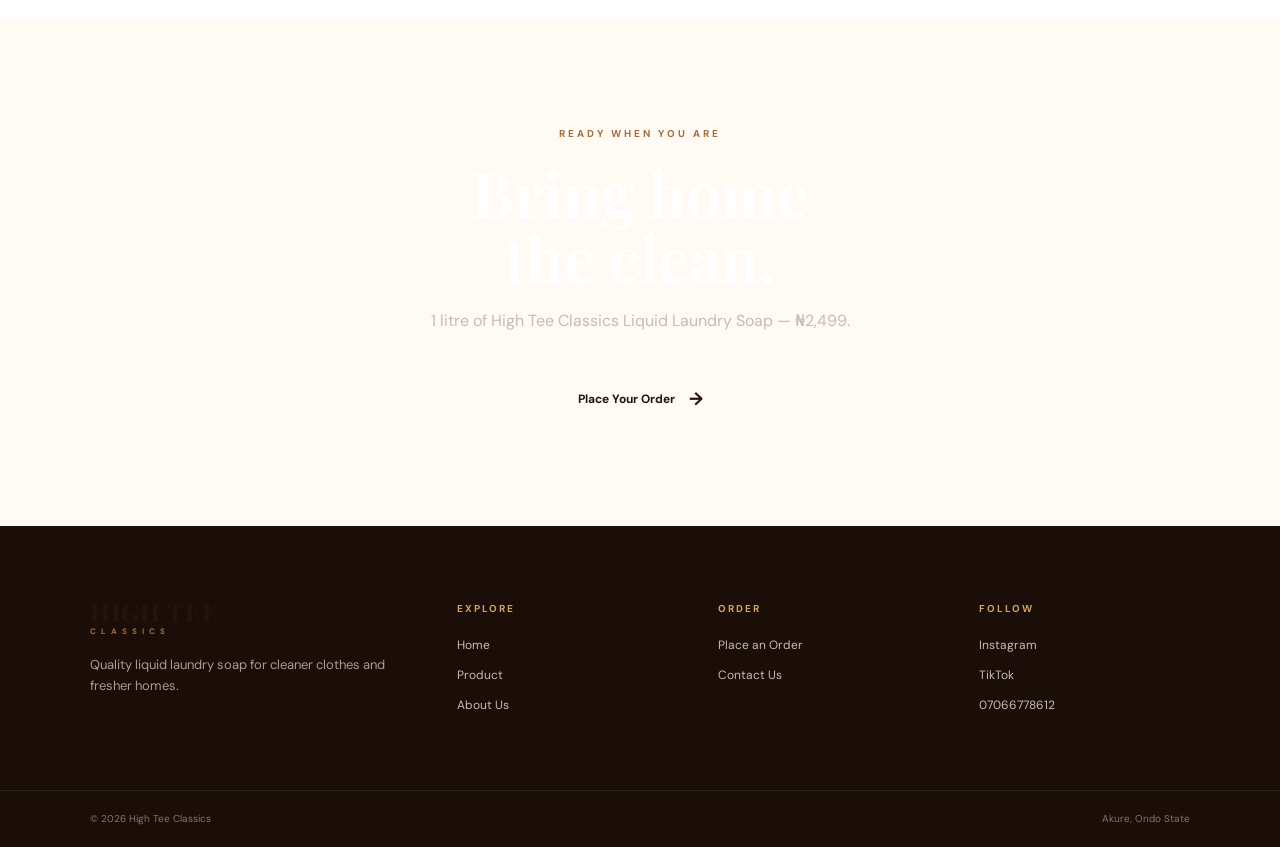
<file: product.html>
<!DOCTYPE html>
<html lang="en">
<head>
  <meta charset="UTF-8">
  <meta name="viewport" content="width=device-width, initial-scale=1.0">

  <meta name="description" content="Discover High Tee Classics Liquid Laundry Soap — 1 litre, ₦2,499, with a fresh Lemon & Lavender scent.">

  <title>Product | High Tee Classics</title>

  <link rel="stylesheet" href="style.css">

  <style>
    .product-page-hero {
      padding: 100px 7%;
      background:
        radial-gradient(circle at 80% 50%, rgba(200,155,92,0.18), transparent 30%),
        var(--cream);
      text-align: center;
    }

    .product-page-hero h1 {
      max-width: 850px;
      margin: auto;
      font-family: 'Playfair Display', Georgia, serif;
      font-size: clamp(45px, 6vw, 72px);
      line-height: 1;
      color: var(--brown-dark);
    }

    .product-page-hero h1 span {
      color: var(--brown-light);
    }

    .product-main {
      padding: 100px 7%;
      background: white;
      display: grid;
      grid-template-columns: 1fr 1fr;
      gap: 90px;
      align-items: center;
    }

    .product-visual {
      position: relative;
    }

    .product-visual img {
      width: 100%;
      height: 620px;
      object-fit: cover;
      border-radius: 3px;
      box-shadow: 20px 25px 60px rgba(36,21,13,0.18);
    }

    .product-stamp {
      position: absolute;
      bottom: 25px;
      left: 25px;
      width: 110px;
      height: 110px;
      border-radius: 50%;
      background: var(--brown-dark);
      color: white;
      display: flex;
      align-items: center;
      justify-content: center;
      text-align: center;
      font-size: 10px;
      line-height: 1.4;
      letter-spacing: 1px;
      border: 1px solid var(--gold);
    }

    .product-info {
      max-width: 550px;
    }

    .product-info h2 {
      font-family: 'Playfair Display', Georgia, serif;
      font-size: clamp(40px, 5vw, 58px);
      line-height: 1.05;
      color: var(--brown-dark);
      margin-bottom: 22px;
    }

    .product-info h2 span {
      color: var(--brown-light);
    }

    .product-info > p {
      color: var(--muted);
      font-size: 16px;
      line-height: 1.9;
      margin-bottom: 28px;
    }

    .price-box {
      display: flex;
      align-items: center;
      gap: 15px;
      margin-bottom: 30px;
    }

    .product-price {
      font-size: 35px;
      font-weight: 700;
      color: var(--brown-dark);
    }

    .product-size {
      color: var(--muted);
      font-size: 12px;
      border-left: 1px solid #ddd;
      padding-left: 15px;
    }

    .product-benefits {
      list-style: none;
      border-top: 1px solid #eee;
      margin-bottom: 35px;
    }

    .product-benefits li {
      padding: 14px 0;
      border-bottom: 1px solid #eee;
      font-size: 14px;
      color: #4d433d;
    }

    .product-benefits li span {
      color: var(--gold);
      font-weight: bold;
      margin-right: 12px;
    }

    .product-actions {
      display: flex;
      flex-wrap: wrap;
      gap: 12px;
    }

    .product-uses {
      padding: 110px 7%;
      background: var(--cream-light);
    }

    .product-uses-heading {
      text-align: center;
      margin-bottom: 55px;
    }

    .product-uses-heading h2 {
      font-family: 'Playfair Display', Georgia, serif;
      font-size: clamp(40px, 5vw, 60px);
      color: var(--brown-dark);
      line-height: 1.05;
    }

    .product-uses-heading h2 span {
      color: var(--brown-light);
    }

    .product-uses-grid {
      max-width: 1150px;
      margin: auto;
      display: grid;
      grid-template-columns: repeat(3, 1fr);
      gap: 18px;
    }

    .product-use {
      background: white;
      padding: 40px 30px;
      min-height: 260px;
      border-top: 3px solid var(--gold);
    }

    .product-use-number {
      color: var(--gold);
      font-size: 11px;
      letter-spacing: 2px;
    }

    .product-use h3 {
      font-family: 'Playfair Display', Georgia, serif;
      font-size: 28px;
      color: var(--brown-dark);
      margin: 45px 0 10px;
    }

    .product-use p {
      color: var(--muted);
      font-size: 13px;
      line-height: 1.8;
    }

    .gallery-section {
      padding: 110px 7%;
      background: white;
      text-align: center;
    }

    .gallery-section h2 {
      font-family: 'Playfair Display', Georgia, serif;
      font-size: clamp(40px, 5vw, 58px);
      color: var(--brown-dark);
      margin-bottom: 50px;
    }

    .gallery-grid-new {
      max-width: 1150px;
      margin: auto;
      display: grid;
      grid-template-columns: 1.3fr 0.85fr 0.85fr;
      gap: 15px;
    }

    .gallery-grid-new img {
      width: 100%;
      height: 420px;
      object-fit: cover;
      border-radius: 3px;
      transition: 0.4s;
    }

    .gallery-grid-new img:hover {
      transform: scale(1.015);
    }

    .gallery-grid-new .wide-image {
      grid-column: span 2;
    }

    .product-final-cta {
      padding: 100px 7%;
      background: var(--brown-dark);
      color: white;
      text-align: center;
    }

    .product-final-cta h2 {
      font-family: 'Playfair Display', Georgia, serif;
      font-size: clamp(42px, 5vw, 62px);
      line-height: 1.05;
      margin-bottom: 18px;
    }

    .product-final-cta h2 span {
      color: var(--gold-light);
    }

    .product-final-cta p {
      color: #c7bbb3;
      margin-bottom: 30px;
    }

    @media (max-width: 900px) {

      .product-main {
        grid-template-columns: 1fr;
        gap: 50px;
        padding: 75px 6%;
      }

      .product-info {
        max-width: 650px;
        margin: auto;
      }

      .product-uses-grid {
        grid-template-columns: 1fr 1fr;
      }

      .gallery-grid-new {
        grid-template-columns: 1fr 1fr;
      }

      .gallery-grid-new .wide-image {
        grid-column: 1 / -1;
      }
    }

    @media (max-width: 600px) {

      .product-page-hero {
        padding: 70px 5%;
      }

      .product-main {
        padding: 60px 5%;
      }

      .product-visual img {
        height: 450px;
      }

      .product-stamp {
        width: 90px;
        height: 90px;
      }

      .product-actions {
        flex-direction: column;
      }

      .product-actions .btn {
        width: 100%;
      }

      .product-uses {
        padding: 70px 5%;
      }

      .product-uses-grid {
        grid-template-columns: 1fr;
      }

      .gallery-section {
        padding: 70px 5%;
      }

      .gallery-grid-new {
        grid-template-columns: 1fr;
      }

      .gallery-grid-new .wide-image {
        grid-column: auto;
      }

      .gallery-grid-new img {
        height: 350px;
      }

      .product-final-cta {
        padding: 70px 5%;
      }
    }
  </style>
</head>

<body>

<header class="site-header">

  <a href="index.html" class="brand">
    <span class="brand-main">HIGH TEE</span>
    <span class="brand-sub">CLASSICS</span>
  </a>

  <button class="menu-toggle" onclick="toggleMenu()" aria-label="Open menu">
    ☰
  </button>

  <nav class="main-nav" id="mainNav">
    <a href="index.html">Home</a>
    <a href="product.html" class="active">Product</a>
    <a href="about.html">About</a>
    <a href="order.html">Order</a>
    <a href="contact.html">Contact</a>
  </nav>

</header>

<main>

  <section class="product-page-hero">

    <span class="eyebrow">
      THE PRODUCT
    </span>

    <h1>
      Meet your new<br>
      <span>cleaning classic.</span>
    </h1>

  </section>


  <section class="product-main">

    <div class="product-visual">

      <img
        src="assets/images/IMG-20260923-WA0075.jpg"
        alt="High Tee Classics Liquid Laundry Soap">

      <div class="product-stamp">
        1 LITRE<br>
        PREMIUM<br>
        CLEAN
      </div>

    </div>


    <div class="product-info">

      <span class="eyebrow">
        HIGH TEE CLASSICS
      </span>

      <h2>
        Liquid Laundry<br>
        <span>Soap.</span>
      </h2>

      <p>
        A reliable everyday cleaning solution designed
        for coloured and white fabrics, with a refreshing
        Lemon & Lavender fragrance.
      </p>

      <div class="price-box">

        <div class="product-price">
          ₦2,499
        </div>

        <div class="product-size">
          PER BOTTLE<br>
          1 LITRE
        </div>

      </div>

      <ul class="product-benefits">

        <li>
          <span>✓</span>
          Deep cleaning for everyday washing
        </li>

        <li>
          <span>✓</span>
          Suitable for coloured & white fabrics
        </li>

        <li>
          <span>✓</span>
          Fresh Lemon & Lavender fragrance
        </li>

        <li>
          <span>✓</span>
          Versatile household cleaning use
        </li>

      </ul>

      <div class="product-actions">

        <a href="order.html" class="btn btn-primary">
          Order Now
          <span>→</span>
        </a>

        <a
          href="https://wa.me/2347066778612"
          target="_blank"
          class="btn btn-outline">
          Chat on WhatsApp
        </a>

      </div>

    </div>

  </section>


  <section class="product-uses">

    <div class="product-uses-heading">

      <span class="eyebrow">
        VERSATILE BY DESIGN
      </span>

      <h2>
        One bottle.<br>
        <span>Many possibilities.</span>
      </h2>

    </div>


    <div class="product-uses-grid">

      <div class="product-use">

        <span class="product-use-number">
          01 / LAUNDRY
        </span>

        <h3>Clothes</h3>

        <p>
          Made for everyday washing of coloured,
          white and a variety of common fabrics.
        </p>

      </div>


      <div class="product-use">

        <span class="product-use-number">
          02 / HOME
        </span>

        <h3>Floors</h3>

        <p>
          A versatile option for general household
          floor cleaning and everyday home care.
        </p>

      </div>


      <div class="product-use">

        <span class="product-use-number">
          03 / FRESH
        </span>

        <h3>Bathrooms</h3>

        <p>
          Useful for general bathroom and household
          cleaning when you need a fresh finish.
        </p>

      </div>

    </div>

  </section>


  <section class="gallery-section">

    <span class="eyebrow">
      PRODUCT GALLERY
    </span>

    <h2>
      See the classic.
    </h2>

    <div class="gallery-grid-new">

      <img
        class="wide-image"
        src="assets/images/IMG-20260923-WA0076.jpg"
        alt="High Tee Classics product">

      <img
        src="assets/images/IMG-20260923-WA0077.jpg"
        alt="High Tee Classics product">

      <img
        src="assets/images/IMG-20260923-WA0078.jpg"
        alt="High Tee Classics product">

      <img
        src="assets/images/IMG-20260923-WA0079(1).jpg"
        alt="High Tee Classics product">

    </div>

  </section>


  <section class="product-final-cta">

    <span class="eyebrow">
      READY WHEN YOU ARE
    </span>

    <h2>
      Bring home<br>
      <span>the clean.</span>
    </h2>

    <p>
      1 litre of High Tee Classics Liquid Laundry Soap — ₦2,499.
    </p>

    <a href="order.html" class="btn btn-light">
      Place Your Order
      <span>→</span>
    </a>

  </section>

</main>


<footer class="site-footer">

  <div class="footer-main">

    <div class="footer-brand">

      <a href="index.html" class="brand footer-logo">
        <span class="brand-main">HIGH TEE</span>
        <span class="brand-sub">CLASSICS</span>
      </a>

      <p>
        Quality liquid laundry soap for
        cleaner clothes and fresher homes.
      </p>

    </div>


    <div class="footer-column">

      <h4>EXPLORE</h4>

      <a href="index.html">Home</a>
      <a href="product.html">Product</a>
      <a href="about.html">About Us</a>

    </div>


    <div class="footer-column">

      <h4>ORDER</h4>

      <a href="order.html">Place an Order</a>
      <a href="contact.html">Contact Us</a>

    </div>


    <div class="footer-column">

      <h4>FOLLOW</h4>

      <a
        href="https://instagram.com/hightee_classics"
        target="_blank">
        Instagram
      </a>

      <a
        href="https://www.tiktok.com/@hightee_classics"
        target="_blank">
        TikTok
      </a>

      <a href="tel:07066778612">
        07066778612
      </a>

    </div>

  </div>


  <div class="footer-bottom">

    <span>© 2026 High Tee Classics</span>

    <span>Akure, Ondo State</span>

  </div>

</footer>


<a
  href="https://wa.me/2347066778612"
  target="_blank"
  class="whatsapp-float"
  aria-label="Chat with High Tee Classics on WhatsApp">
  💬
</a>


<script src="script.js"></script>

</body>
</html>
</file>
<file: style.css>
@import url('https://fonts.googleapis.com/css2?family=DM+Sans:wght@400;500;600;700&family=Playfair+Display:wght@600;700&display=swap');


/* =========================
   HIGH TEE CLASSICS
   PREMIUM BRAND STYLE
========================= */

:root {
  --espresso: #24140d;
  --chocolate: #432517;
  --brown: #65402a;
  --caramel: #a56d3f;
  --gold: #d3a45e;

  --cream: #f5eadc;
  --cream-light: #fffaf3;
  --sand: #ead9c5;

  --text: #302019;
  --muted: #76665b;
  --white: #ffffff;

  --green: #25d366;

  --shadow: 0 20px 60px rgba(49, 27, 15, 0.14);
  --soft-shadow: 0 10px 35px rgba(49, 27, 15, 0.10);

  --radius: 22px;
}


/* =========================
   RESET
========================= */

* {
  margin: 0;
  padding: 0;
  box-sizing: border-box;
}


html {
  scroll-behavior: smooth;
}


body {
  font-family: 'DM Sans', sans-serif;
  background: var(--cream-light);
  color: var(--text);
  line-height: 1.6;
}


img {
  max-width: 100%;
  display: block;
}


a {
  color: inherit;
  text-decoration: none;
}


button,
input,
textarea,
select {
  font-family: inherit;
}


/* =========================
   HEADER
========================= */

.site-header {
  position: sticky;
  top: 0;
  z-index: 1000;

  min-height: 82px;
  padding: 0 6%;

  display: flex;
  align-items: center;
  justify-content: space-between;

  background: rgba(255, 250, 243, 0.94);
  backdrop-filter: blur(16px);

  border-bottom: 1px solid rgba(67, 37, 23, 0.08);
}


.brand {
  display: flex;
  flex-direction: column;
  line-height: 0.9;
}


.brand-main {
  font-family: 'Playfair Display', serif;
  font-size: 25px;
  font-weight: 700;
  letter-spacing: 1px;
  color: var(--espresso);
}


.brand-sub {
  margin-top: 5px;
  font-size: 8px;
  letter-spacing: 5px;
  font-weight: 700;
  color: var(--caramel);
}


.main-nav {
  display: flex;
  align-items: center;
  gap: 7px;
}


.main-nav a {
  padding: 10px 15px;
  border-radius: 30px;

  font-size: 12px;
  font-weight: 600;
  color: var(--brown);

  transition: 0.25s ease;
}


.main-nav a:hover,
.main-nav a.active {
  background: var(--espresso);
  color: white;
}


.menu-toggle {
  display: none;

  border: 0;
  background: var(--espresso);
  color: white;

  width: 43px;
  height: 43px;

  border-radius: 50%;
  font-size: 20px;

  cursor: pointer;
}


/* =========================
   GENERAL
========================= */

.eyebrow {
  display: inline-block;

  color: var(--caramel);

  font-size: 10px;
  font-weight: 700;

  letter-spacing: 3px;
  text-transform: uppercase;
}


.section-heading {
  max-width: 700px;
}


.section-heading h2,
.center-heading h2 {
  margin-top: 12px;

  font-family: 'Playfair Display', serif;

  color: var(--espresso);

  font-size: clamp(38px, 5vw, 64px);
  line-height: 1.02;
}


.section-heading p,
.center-heading p {
  margin-top: 18px;
  color: var(--muted);
}


.center-heading {
  text-align: center;
  max-width: 700px;
  margin: 0 auto 50px;
}


/* =========================
   BUTTONS
========================= */

.btn {
  display: inline-flex;
  align-items: center;
  justify-content: center;
  gap: 14px;

  min-height: 52px;
  padding: 0 24px;

  border-radius: 100px;

  font-size: 12px;
  font-weight: 700;

  transition: 0.25s ease;
  cursor: pointer;
}


.btn span {
  font-size: 18px;
}


.btn-primary {
  background: var(--espresso);
  color: white;
  box-shadow: 0 12px 25px rgba(36, 20, 13, 0.18);
}


.btn-primary:hover {
  background: var(--chocolate);
  transform: translateY(-3px);
}


.btn-outline {
  border: 1px solid rgba(36, 20, 13, 0.25);
  color: var(--espresso);
  background: rgba(255,255,255,0.3);
}


.btn-outline:hover {
  background: white;
  transform: translateY(-3px);
}


.btn-dark {
  background: var(--espresso);
  color: white;
}


.btn-light {
  background: var(--cream-light);
  color: var(--espresso);
}


.btn-light:hover {
  transform: translateY(-3px);
}


/* =========================
   HOME HERO
========================= */

.hero {
  min-height: 680px;

  padding: 75px 7%;

  display: grid;
  grid-template-columns: 1fr 0.9fr;
  align-items: center;
  gap: 50px;

  overflow: hidden;

  background:
    radial-gradient(
      circle at 75% 30%,
      rgba(211,164,94,0.38),
      transparent 30%
    ),
    linear-gradient(
      135deg,
      #f7ecdf 0%,
      #ead8c2 100%
    );
}


.hero-content {
  max-width: 650px;
}


.hero h1 {
  margin: 18px 0;

  font-family: 'Playfair Display', serif;

  font-size: clamp(55px, 7vw, 92px);
  line-height: 0.94;

  color: var(--espresso);

  letter-spacing: -2px;
}


.hero h1 span {
  color: var(--caramel);
}


.hero p {
  max-width: 540px;

  color: var(--muted);

  font-size: 16px;
  line-height: 1.8;
}


.hero-actions {
  display: flex;
  flex-wrap: wrap;
  gap: 12px;

  margin-top: 30px;
}


.hero-details {
  display: flex;
  flex-wrap: wrap;
  gap: 25px;

  margin-top: 30px;
}


.hero-details div {
  padding-left: 14px;
  border-left: 2px solid var(--gold);
}


.hero-details strong {
  display: block;
  color: var(--espresso);
  font-size: 15px;
}


.hero-details small {
  color: var(--muted);
  font-size: 10px;
}


.hero-product {
  position: relative;

  min-height: 520px;

  display: grid;
  place-items: center;
}


.product-glow {
  position: absolute;

  width: 440px;
  height: 440px;

  border-radius: 50%;

  background:
    radial-gradient(
      circle,
      rgba(255,255,255,0.9),
      rgba(211,164,94,0.15) 60%,
      transparent 70%
    );
}


.hero-product img {
  position: relative;
  z-index: 2;

  width: min(390px, 80%);

  max-height: 510px;
  object-fit: cover;

  border-radius: 28px;

  box-shadow: var(--shadow);

  transform: rotate(2deg);

  transition: 0.4s ease;
}


.hero-product img:hover {
  transform: rotate(0deg) scale(1.03);
}


.floating-badge {
  position: absolute;
  z-index: 4;

  right: 5%;
  bottom: 70px;

  width: 115px;
  height: 115px;

  display: grid;
  place-items: center;

  padding: 15px;

  border-radius: 50%;

  background: var(--espresso);
  color: white;

  text-align: center;

  font-size: 10px;
  font-weight: 700;

  box-shadow: var(--shadow);
}


/* =========================
   TRUST STRIP
========================= */

.trust-strip {
  display: grid;
  grid-template-columns: repeat(4, 1fr);

  background: var(--espresso);
  color: white;
}


.trust-item {
  padding: 28px 20px;

  text-align: center;

  border-right: 1px solid rgba(255,255,255,0.12);
}


.trust-item:last-child {
  border-right: 0;
}


.trust-item strong {
  display: block;

  color: var(--gold-light, #e6c99c);

  font-size: 14px;
}


.trust-item span {
  color: #c7b9ae;
  font-size: 10px;
}


/* =========================
   INTRO
========================= */

.intro-section {
  padding: 110px 7%;

  background:
    radial-gradient(
      circle at 15% 50%,
      rgba(211,164,94,0.12),
      transparent 25%
    ),
    var(--cream-light);
}


.intro-copy {
  max-width: 820px;

  margin: 35px auto 0;

  text-align: center;

  font-family: 'Playfair Display', serif;

  color: var(--brown);

  font-size: clamp(26px, 4vw, 43px);
  line-height: 1.25;
}


/* =========================
   FEATURED PRODUCT
========================= */

.featured-section {
  padding: 100px 7%;

  background: var(--sand);
}


.featured-section {
  display: grid;

  grid-template-columns: 1fr 1fr;

  gap: 70px;

  align-items: center;
}


.featured-image {
  position: relative;
}


.featured-image img {
  width: 100%;
  height: 550px;

  object-fit: cover;

  border-radius: var(--radius);

  box-shadow: var(--shadow);
}


.image-label {
  position: absolute;

  left: 25px;
  bottom: 25px;

  padding: 10px 15px;

  border-radius: 50px;

  background: var(--espresso);
  color: white;

  font-size: 9px;
  letter-spacing: 2px;
}


.featured-content h2 {
  margin: 14px 0;

  font-family: 'Playfair Display', serif;

  font-size: clamp(40px, 5vw, 65px);

  line-height: 1;

  color: var(--espresso);
}


.featured-content p {
  color: var(--muted);
  line-height: 1.8;
}


.feature-list {
  display: grid;

  grid-template-columns: 1fr 1fr;

  gap: 12px;

  margin: 28px 0;
}


.feature-list div {
  padding: 16px;

  border-radius: 14px;

  background: rgba(255,255,255,0.55);

  color: var(--brown);

  font-size: 12px;
  font-weight: 600;
}


/* =========================
   USES
========================= */

.uses-section {
  padding: 110px 7%;

  background: var(--cream-light);
}


.uses-grid {
  display: grid;

  grid-template-columns: repeat(3, 1fr);

  gap: 22px;
}


.use-card {
  position: relative;

  min-height: 430px;

  overflow: hidden;

  border-radius: var(--radius);

  background: var(--espresso);

  box-shadow: var(--soft-shadow);
}


.use-card img {
  width: 100%;
  height: 100%;

  object-fit: cover;

  transition: 0.5s ease;
}


.use-card:hover img {
  transform: scale(1.06);
}


.use-overlay {
  position: absolute;
  inset: 0;

  display: flex;
  flex-direction: column;
  justify-content: flex-end;

  padding: 30px;

  background:
    linear-gradient(
      transparent 30%,
      rgba(36,20,13,0.92) 100%
    );

  color: white;
}


.use-number {
  color: var(--gold);
  font-size: 11px;
  letter-spacing: 2px;
}


.use-icon {
  font-size: 30px;
  margin: 8px 0;
}


.use-overlay h3 {
  font-family: 'Playfair Display', serif;
  font-size: 30px;
}


/* =========================
   PRODUCT CTA
========================= */

.product-cta,
.product-final-cta {
  position: relative;

  overflow: hidden;

  padding: 100px 7%;

  text-align: center;

  background:
    radial-gradient(
      circle at 50% 30%,
      rgba(211,164,94,0.35),
      transparent 35%
    ),
    var(--chocolate);

  color: white;
}


.product-cta h2,
.product-final-cta h2 {
  margin: 15px auto;

  max-width: 800px;

  font-family: 'Playfair Display', serif;

  font-size: clamp(42px, 6vw, 72px);

  line-height: 1;
}


.product-cta p,
.product-final-cta p {
  max-width: 550px;

  margin: 0 auto 30px;

  color: #d8c8ba;
}


.product-cta .btn,
.product-final-cta .btn {
  margin-top: 10px;
}


/* =========================
   FOOTER
========================= */

.site-footer {
  background: #1b0e09;
  color: white;
}


.footer-main {
  padding: 75px 7%;

  display: grid;

  grid-template-columns: 1.5fr repeat(3, 1fr);

  gap: 50px;
}


.footer-brand p {
  max-width: 300px;

  margin-top: 20px;

  color: #aa9b91;

  font-size: 13px;
}


.footer-column {
  display: flex;
  flex-direction: column;

  gap: 11px;
}


.footer-column h4 {
  margin-bottom: 8px;

  color: var(--gold);

  font-size: 10px;

  letter-spacing: 2px;
}


.footer-column a {
  color: #c8bbb2;

  font-size: 12px;

  transition: 0.25s;
}


.footer-column a:hover {
  color: white;
  transform: translateX(4px);
}


.footer-bottom {
  padding: 20px 7%;

  display: flex;
  justify-content: space-between;

  border-top: 1px solid rgba(255,255,255,0.08);

  color: #85766d;

  font-size: 10px;
}


/* =========================
   WHATSAPP
========================= */

.whatsapp-float {
  position: fixed;

  right: 20px;
  bottom: 20px;

  z-index: 999;

  width: 58px;
  height: 58px;

  display: grid;
  place-items: center;

  border-radius: 50%;

  background: var(--green);
  color: white;

  font-size: 25px;

  box-shadow:
    0 10px 30px rgba(0,0,0,0.2);

  transition: 0.25s;
}


.whatsapp-float:hover {
  transform: scale(1.1);
}


/* =========================
   PAGE ANIMATIONS
========================= */

.reveal-hidden {
  opacity: 0;
  transform: translateY(25px);
  transition: 0.7s ease;
}


.reveal-visible {
  opacity: 1;
  transform: translateY(0);
}


/* =========================
   MOBILE
========================= */

@media (max-width: 900px) {

  .menu-toggle {
    display: grid;
    place-items: center;
  }


  .main-nav {
    position: absolute;

    top: 82px;
    left: 5%;
    right: 5%;

    display: none;
    flex-direction: column;

    padding: 15px;

    border-radius: 18px;

    background: var(--cream-light);

    box-shadow: var(--shadow);
  }


  .main-nav.open {
    display: flex;
  }


  .main-nav a {
    width: 100%;
    text-align: center;
  }


  .hero {
    grid-template-columns: 1fr;

    padding-top: 65px;
    padding-bottom: 65px;

    text-align: center;
  }


  .hero-content {
    margin: auto;
  }


  .hero p {
    margin-left: auto;
    margin-right: auto;
  }


  .hero-actions,
  .hero-details {
    justify-content: center;
  }


  .hero-product {
    min-height: 430px;
  }


  .featured-section {
    grid-template-columns: 1fr;
  }


  .uses-grid {
    grid-template-columns: 1fr 1fr;
  }


  .footer-main {
    grid-template-columns: 1fr 1fr;
  }

}


@media (max-width: 600px) {

  .site-header {
    min-height: 72px;
  }


  .main-nav {
    top: 72px;
  }


  .brand-main {
    font-size: 21px;
  }


  .brand-sub {
    font-size: 7px;
  }


  .hero {
    min-height: auto;

    padding: 65px 5%;
  }


  .hero h1 {
    font-size: 54px;
  }


  .hero-product {
    min-height: 370px;
  }


  .product-glow {
    width: 320px;
    height: 320px;
  }


  .hero-product img {
    width: 75%;
    max-height: 390px;
  }


  .floating-badge {
    width: 90px;
    height: 90px;

    right: 2%;
    bottom: 40px;

    font-size: 8px;
  }


  .trust-strip {
    grid-template-columns: 1fr 1fr;
  }


  .trust-item {
    border-bottom: 1px solid rgba(255,255,255,0.12);
  }


  .intro-section,
  .uses-section {
    padding: 75px 5%;
  }


  .featured-section {
    padding: 65px 5%;
  }


  .featured-image img {
    height: 400px;
  }


  .feature-list {
    grid-template-columns: 1fr;
  }


  .uses-grid {
    grid-template-columns: 1fr;
  }


  .use-card {
    min-height: 380px;
  }


  .footer-main {
    grid-template-columns: 1fr;
    padding: 60px 7%;
  }


  .footer-bottom {
    flex-direction: column;
    gap: 7px;
  }


  .whatsapp-float {
    width: 54px;
    height: 54px;

    right: 15px;
    bottom: 15px;
  }

}
</file>
